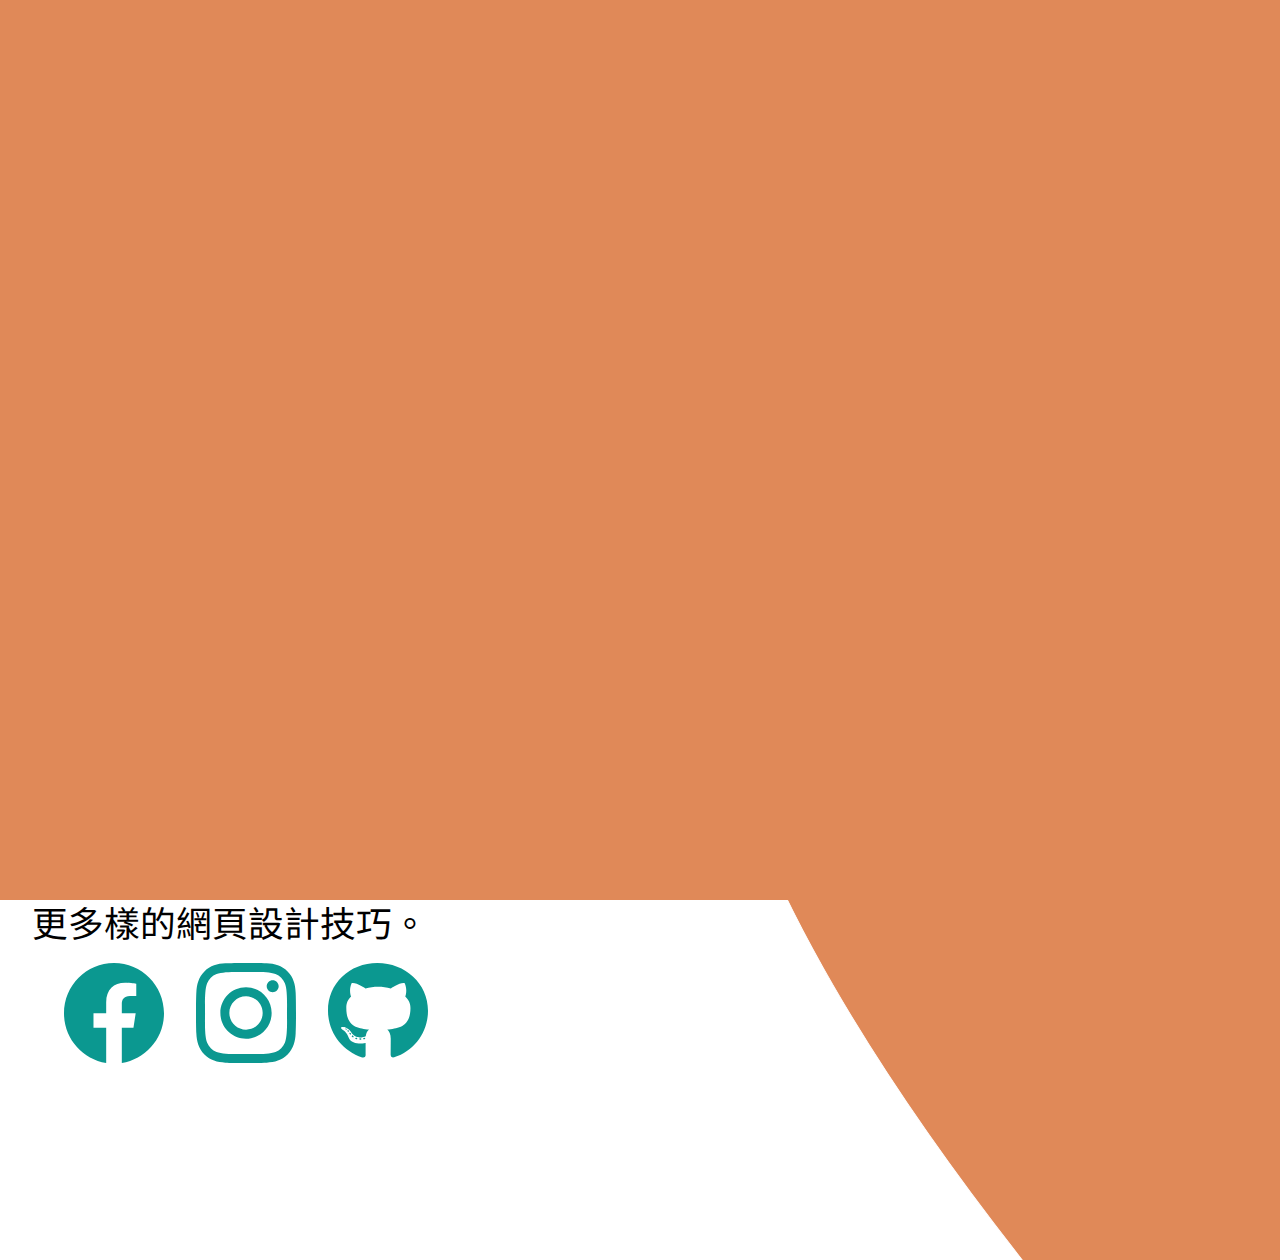
<file: index.html>
<!DOCTYPE html>
<html lang="zh-Hant">

<head>
    <meta charset="UTF-8">
    <meta http-equiv="X-UA-Compatible" content="IE=edge">
    <meta name="viewport" content="width=device-width, initial-scale=1.0">
    <meta name="author" content="Jimmy Hsu">
    <meta name="description" content="Jimmy's ProfilePage">
    <title>首頁｜Jimmy的個人網站</title>
    <!-- google font -->
    <link rel="preconnect" href="https://fonts.googleapis.com">
    <link rel="preconnect" href="https://fonts.gstatic.com" crossorigin>
    <link href="https://fonts.googleapis.com/css2?family=Noto+Sans+TC&display=swap" rel="stylesheet">
    <link rel="stylesheet" href="./style/animation.css">
    <link rel="stylesheet" href="./style/style.css">
</head>

<body>
    <div class="animation">
        <div class="logo">
            <svg width="62" height="103" viewBox="0 0 62 103" fill="none" xmlns="http://www.w3.org/2000/svg">
                <path
                    d="M45.8097 2.59091H43.3097V5.09091V70.0767C43.3097 73.5851 42.7556 76.3916 41.7581 78.5859L41.7528 78.5978C40.7881 80.7497 39.4287 82.2913 37.6875 83.336C35.9349 84.3876 33.7092 84.9773 30.8949 84.9773C28.3378 84.9773 26.1526 84.5042 24.2858 83.6199C22.409 82.7309 20.9924 81.5346 19.9617 80.0426C18.9986 78.5786 18.4801 76.8274 18.4801 74.6932V72.1932H15.9801H5.14914H2.64914V74.6932C2.64914 79.7522 3.86324 84.2563 6.38979 88.0967C8.87711 91.8774 12.2887 94.7766 16.553 96.7949L16.5601 96.7982L16.5672 96.8015C20.8239 98.7837 25.6176 99.7429 30.8949 99.7429C36.4977 99.7429 41.495 98.6237 45.8024 96.2892C50.1322 93.9425 53.4834 90.4962 55.8351 86.0213C58.1979 81.5255 59.3182 76.1767 59.3182 70.0767V5.09091V2.59091H56.8182H45.8097Z"
                    stroke="white" stroke-width="2" class="thePath" id="first" />
            </svg>
            <svg width="26" height="104" viewBox="0 0 26 104" fill="none" xmlns="http://www.w3.org/2000/svg">
                <path
                    d="M5.08808 99V101.5H7.58808H18.0639H20.5639V99V30.8182V28.3182H18.0639H7.58808H5.08808V30.8182V99ZM5.90191 19.1725L5.91101 19.1812L5.92019 19.1898C7.86629 21.0192 10.2405 21.9545 12.9148 21.9545C15.5858 21.9545 17.9519 21.0208 19.8742 19.1812C21.8281 17.3403 22.8722 15.0214 22.8722 12.3523C22.8722 9.68318 21.8281 7.36421 19.8742 5.52339C17.9519 3.68376 15.5858 2.75 12.9148 2.75C10.2405 2.75 7.8663 3.68539 5.9202 5.51472L5.91101 5.52336L5.9019 5.53209C3.97623 7.37917 2.9574 9.6963 2.9574 12.3523C2.9574 15.0082 3.97623 17.3254 5.90191 19.1725Z"
                    stroke="white" stroke-width="2" class="thePath" id="second" />
            </svg>
            <svg width="101" height="80" viewBox="0 0 101 80" fill="none" xmlns="http://www.w3.org/2000/svg">
                <path
                    d="M3.08807 75V77.5H5.58807H16.0639H18.5639V75V32.3864C18.5639 29.4072 19.1932 26.8952 20.3753 24.7754C21.6329 22.5441 23.2386 20.8549 25.1882 19.6442C27.169 18.4323 29.2615 17.8409 31.5114 17.8409C34.9325 17.8409 37.5238 18.8555 39.5079 20.7463L39.5135 20.7516L39.5192 20.7569C41.4687 22.5918 42.5057 25.0222 42.5057 28.3025V75V77.5H45.0057H55.6591H58.1591V75V30.6108C58.1591 26.7386 59.2976 23.7291 61.4518 21.3812L61.4519 21.3812L61.4604 21.3718C63.5168 19.1075 66.4919 17.8409 70.7514 17.8409C73.9598 17.8409 76.6472 18.7567 78.929 20.5478C80.8464 22.0529 82.1009 24.7532 82.1009 29.3679V75V77.5H84.6009H95.0767H97.5767V75V29.3679C97.5767 20.9999 95.558 14.3166 91.0135 9.87293C86.6114 5.53936 80.9677 3.43039 74.3026 3.43039C69.0591 3.43039 64.4088 4.56073 60.4584 6.93576C57.6997 8.57338 55.4092 10.6342 53.6088 13.1095C51.972 10.6168 49.943 8.54264 47.5138 6.9209C44.0206 4.5385 39.7579 3.43039 34.885 3.43039C30.0557 3.43039 25.7654 4.54492 22.1291 6.88765C20.6568 7.82417 19.3496 8.91612 18.2088 10.1575V6.81817V4.31817H15.7088H5.58807H3.08807V6.81817V75Z"
                    stroke="white" stroke-width="2" class="thePath" id="third" />
            </svg>
            <svg width="101" height="80" viewBox="0 0 101 80" fill="none" xmlns="http://www.w3.org/2000/svg">
                <path
                    d="M3.08807 75V77.5H5.58807H16.0639H18.5639V75V32.3864C18.5639 29.4072 19.1932 26.8952 20.3753 24.7754C21.6329 22.5441 23.2386 20.8549 25.1882 19.6442C27.169 18.4323 29.2615 17.8409 31.5114 17.8409C34.9325 17.8409 37.5238 18.8555 39.5079 20.7463L39.5135 20.7516L39.5192 20.7569C41.4687 22.5918 42.5057 25.0222 42.5057 28.3025V75V77.5H45.0057H55.6591H58.1591V75V30.6108C58.1591 26.7386 59.2976 23.7291 61.4518 21.3812L61.4519 21.3812L61.4604 21.3718C63.5168 19.1075 66.4919 17.8409 70.7514 17.8409C73.9598 17.8409 76.6472 18.7567 78.929 20.5478C80.8464 22.0529 82.1009 24.7532 82.1009 29.3679V75V77.5H84.6009H95.0767H97.5767V75V29.3679C97.5767 20.9999 95.558 14.3166 91.0135 9.87293C86.6114 5.53936 80.9677 3.43039 74.3026 3.43039C69.0591 3.43039 64.4088 4.56073 60.4584 6.93576C57.6997 8.57338 55.4092 10.6342 53.6088 13.1095C51.972 10.6168 49.943 8.54264 47.5138 6.9209C44.0206 4.5385 39.7579 3.43039 34.885 3.43039C30.0557 3.43039 25.7654 4.54492 22.1291 6.88765C20.6568 7.82417 19.3496 8.91612 18.2088 10.1575V6.81817V4.31817H15.7088H5.58807H3.08807V6.81817V75Z"
                    stroke="white" stroke-width="2" class="thePath" id="fourth" />
            </svg>
            <svg width="76" height="105" viewBox="0 0 76 105" fill="none" xmlns="http://www.w3.org/2000/svg"
                style="margin-top: 1.75rem; position:absolute;">
                <path
                    d="M9.29821 97.6324L8.72167 99.6311L10.5822 100.561C11.4494 100.995 12.7084 101.309 14.0909 101.575C15.682 101.911 17.4361 102.068 19.3352 102.068C22.7989 102.068 25.9935 101.452 28.873 100.166C31.8013 98.8712 34.3389 96.8904 36.4859 94.2828C38.6285 91.7101 40.3678 88.532 41.744 84.8102L70.6852 6.68664L71.9331 3.31818H68.3409H56.9773H55.1975L54.615 4.99987L37.8011 53.538L20.9873 4.99987L20.4047 3.31818H18.625H7.26135H3.67786L4.91508 6.68131L29.8111 74.3565L28.1748 78.8194C26.952 82.1465 25.7 84.2524 24.5366 85.4158L24.5196 85.4328L24.5029 85.4501C23.3615 86.6363 22.1717 87.1958 20.8844 87.3128C19.2931 87.4575 17.3399 87.2732 14.9832 86.6703L12.6337 86.0693L11.9616 88.3994L9.29821 97.6324Z"
                    stroke="white" stroke-width="2" style="margin-top: 2rem;" class="thePath" id="fifth" />
            </svg>
            <svg width="81" height="101" viewBox="0 0 81 101" fill="none" xmlns="http://www.w3.org/2000/svg"
                style="margin-left: 7rem;">
                <path
                    d="M2.50851 96V98.5H5.00851H16.017H18.517V96V57.8395H61.9901V96V98.5H64.4901H75.4986H77.9986V96V5.09091V2.59091H75.4986H64.4901H61.9901V5.09091V43.0739H18.517V5.09091V2.59091H16.017H5.00851H2.50851V5.09091V96Z"
                    stroke="white" stroke-width="2" class="thePath" id="sixth" />
            </svg>
            <svg width="65" height="82" viewBox="0 0 65 82" fill="none" xmlns="http://www.w3.org/2000/svg">
                <path
                    d="M58.5643 24.4936L61.0876 23.7794L60.2538 21.2932C58.4761 15.9925 55.44 11.6627 51.1479 8.38502C46.7221 4.98218 40.8213 3.43039 33.7358 3.43039C28.6457 3.43039 24.0001 4.32687 19.8459 6.17678L19.8459 6.17677L19.8393 6.17976C15.7372 8.02086 12.4054 10.599 9.9311 13.9426L9.92627 13.9491L9.92149 13.9556C7.43255 17.3652 6.20029 21.2905 6.20029 25.6392C6.20029 30.9044 7.84277 35.4522 11.2148 39.0995L11.2231 39.1085L11.2315 39.1174C14.6253 42.7169 19.7389 45.176 26.2346 46.7153L26.2406 46.7167L37.6042 49.3801L37.608 49.3809C40.8077 50.1257 42.8561 51.1893 44.0579 52.3696L44.0661 52.3776L44.0743 52.3855C45.2275 53.4975 45.7955 54.8238 45.7955 56.5341C45.7955 58.4804 44.8925 60.3062 42.4807 62.0542C40.1707 63.7205 36.8665 64.6875 32.3154 64.6875C28.3712 64.6875 25.4366 63.845 23.3075 62.3803C21.2528 60.9469 19.7587 58.7522 18.9335 55.5543L18.3135 53.1518L15.9065 53.7536L5.96327 56.2394L3.63017 56.8227L4.12258 59.1766C5.45814 65.5613 8.69036 70.5629 13.845 73.977C18.91 77.3318 25.1806 78.9204 32.4929 78.9204C38.0673 78.9204 43.0716 77.986 47.4465 76.0416C51.7807 74.1153 55.2609 71.4309 57.776 67.9459C60.343 64.4304 61.6264 60.4212 61.6264 56.0014C61.6264 50.6676 59.9313 46.1167 56.4235 42.572C52.9889 39.0718 47.9541 36.6474 41.6085 35.1068C41.6074 35.1066 41.6064 35.1063 41.6053 35.106L31.5012 32.6243C31.4996 32.6239 31.4979 32.6235 31.4963 32.6231C27.6083 31.6507 25.0564 30.5019 23.5751 29.3215C22.3261 28.3262 21.6761 27.0154 21.6761 25.1065C21.6761 23.1252 22.5369 21.434 24.7216 19.9305L24.7262 19.9274C27.0012 18.3542 29.9513 17.4858 33.7358 17.4858C36.5403 17.4858 38.6231 17.9385 40.1195 18.6867C41.7792 19.5165 42.993 20.5238 43.8493 21.673L43.8658 21.6951L43.8828 21.7169C44.9003 23.0214 45.641 24.3275 46.134 25.6341L46.9446 27.7822L49.1538 27.1569L58.5643 24.4936Z"
                    stroke="white" stroke-width="2" class="thePath" id="seventh" />
            </svg>
            <svg width="65" height="80" viewBox="0 0 65 80" fill="none" xmlns="http://www.w3.org/2000/svg">
                <path
                    d="M48.5568 3.31818H46.0568V5.81818V46.1236C46.0568 50.0253 45.205 53.006 43.6905 55.2417L43.6853 55.2494L43.6802 55.2571C42.0678 57.6757 40.1152 59.404 37.8259 60.5238L37.8162 60.5286C35.4148 61.716 33.1434 62.267 30.9787 62.267C27.2659 62.267 24.3585 61.0349 22.0534 58.6109C19.8035 56.2146 18.5639 52.9142 18.5639 48.4318V5.81818V3.31818H16.0639H5.58807H3.08807V5.81818V49.142C3.08807 55.1957 4.07384 60.4153 6.18944 64.6796L6.19291 64.6866C8.28249 68.8657 11.212 72.0966 15.0011 74.2619L15.0085 74.2661L15.0158 74.2702C18.7479 76.3695 22.9672 77.3878 27.6051 77.3878C33.1452 77.3878 37.947 76.0943 41.8372 73.3302L41.8431 73.326L41.849 73.3218C43.418 72.1932 44.8226 70.9533 46.0568 69.6021V74V76.5H48.5568H59.0327H61.5327V74V5.81818V3.31818H59.0327H48.5568Z"
                    stroke="white" stroke-width="2" class="thePath" id="eighth" />
            </svg>
            <br>
            <svg width="126" height="128" viewBox="0 0 126 128" fill="none" xmlns="http://www.w3.org/2000/svg" style="margin-top: 2rem;">
                <path
                    d="M68.1082 29.1793C70.0209 33.2916 71.8398 38.5841 72.8109 42.75H68.875H66.625V23.875H74.8866L69.5404 25.7684L66.9487 26.6863L68.1082 29.1793ZM66.625 63.25V55.125H68.875H80.875V63.25H67.875H66.625ZM67.875 75.625H70.625V90.75C70.625 95.224 71.0675 99.1087 73.3374 101.753C75.7122 104.52 79.4467 105.25 84 105.25H84.0096H84.0195H84.0295H84.0398H84.0502H84.0609H84.0717H84.0828H84.0941H84.1055H84.1172H84.1291H84.1411H84.1534H84.1659H84.1786H84.1914H84.2045H84.2177H84.2312H84.2448H84.2586H84.2726H84.2869H84.3013H84.3158H84.3306H84.3456H84.3607H84.3761H84.3916H84.4073H84.4232H84.4393H84.4556H84.472H84.4886H84.5054H84.5224H84.5395H84.5569H84.5744H84.5921H84.6099H84.628H84.6462H84.6646H84.6831H84.7018H84.7207H84.7398H84.759H84.7784H84.798H84.8177H84.8376H84.8577H84.8779H84.8983H84.9189H84.9396H84.9605H84.9815H85.0027H85.024H85.0456H85.0672H85.0891H85.111H85.1332H85.1554H85.1779H85.2005H85.2232H85.2461H85.2692H85.2924H85.3157H85.3392H85.3628H85.3866H85.4105H85.4346H85.4588H85.4832H85.5077H85.5323H85.5571H85.582H85.6071H85.6323H85.6576H85.6831H85.7087H85.7344H85.7603H85.7863H85.8124H85.8387H85.8651H85.8916H85.9183H85.9451H85.972H85.9991H86.0262H86.0535H86.0809H86.1085H86.1362H86.1639H86.1919H86.2199H86.248H86.2763H86.3047H86.3332H86.3618H86.3906H86.4194H86.4484H86.4775H86.5067H86.536H86.5654H86.5949H86.6246H86.6543H86.6842H86.7141H86.7442H86.7744H86.8046H86.835H86.8655H86.8961H86.9268H86.9576H86.9885H87.0195H87.0505H87.0817H87.113H87.1444H87.1759H87.2074H87.2391H87.2709H87.3027H87.3346H87.3667H87.3988H87.431H87.4633H87.4957H87.5282H87.5607H87.5934H87.6261H87.6589H87.6918H87.7248H87.7578H87.791H87.8242H87.8575H87.8909H87.9243H87.9578H87.9914H88.0251H88.0589H88.0927H88.1266H88.1606H88.1946H88.2287H88.2629H88.2972H88.3315H88.3659H88.4003H88.4348H88.4694H88.5041H88.5388H88.5735H88.6084H88.6433H88.6782H88.7132H88.7483H88.7834H88.8186H88.8539H88.8891H88.9245H88.9599H88.9954H89.0309H89.0664H89.102H89.1377H89.1734H89.2092H89.245H89.2808H89.3167H89.3527H89.3886H89.4247H89.4607H89.4969H89.533H89.5692H89.6054H89.6417H89.678H89.7144H89.7508H89.7872H89.8236H89.8601H89.8966H89.9332H89.9698H90.0064H90.043H90.0797H90.1164H90.1532H90.1899H90.2267H90.2635H90.3003H90.3372H90.3741H90.411H90.4479H90.4849H90.5218H90.5588H90.5958H90.6328H90.6699H90.7069H90.744H90.7811H90.8182H90.8553H90.8924H90.9295H90.9667H91.0038H91.041H91.0781H91.1153H91.1525H91.1897H91.2269H91.2641H91.3013H91.3385H91.3757H91.4129H91.4501H91.4873H91.5245H91.5617H91.5989H91.636H91.6732H91.7104H91.7476H91.7848H91.8219H91.8591H91.8962H91.9333H91.9705H92.0076H92.0447H92.0817H92.1188H92.1559H92.1929H92.2299H92.2669H92.3039H92.3409H92.3778H92.4148H92.4517H92.4886H92.5254H92.5623H92.5991H92.6359H92.6726H92.7094H92.7461H92.7828H92.8194H92.856H92.8926H92.9292H92.9657H93.0022H93.0387H93.0751H93.1115H93.1478H93.1841H93.2204H93.2567H93.2929H93.329H93.3651H93.4012H93.4373H93.4733H93.5092H93.5451H93.581H93.6168H93.6525H93.6883H93.7239H93.7595H93.7951H93.8306H93.8661H93.9015H93.9369H93.9722H94.0074H94.0426H94.0777H94.1128H94.1478H94.1828H94.2177H94.2525H94.2873H94.322H94.3567H94.3913H94.4258H94.4603H94.4947H94.529H94.5633H94.5975H94.6316H94.6656H94.6996H94.7335H94.7674H94.8011H94.8348H94.8684H94.902H94.9354H94.9688H95.0021H95.0354H95.0685H95.1016H95.1346H95.1675H95.2003H95.233H95.2657H95.2983H95.3308H95.3632H95.3955H95.4277H95.4598H95.4919H95.5238H95.5557H95.5875H95.6191H95.6507H95.6822H95.7136H95.7449H95.7761H95.8072H95.8382H95.8691H95.8999H95.9306H95.9612H95.9917H96.0221H96.0524H96.0826H96.1127H96.1427H96.1726H96.2023H96.232H96.2615H96.291H96.3203H96.3495H96.3786H96.4076H96.4365H96.4652H96.4939H96.5224H96.5508H96.5791H96.6072H96.6353H96.6632H96.691H96.7187H96.7463H96.7737H96.801H96.8282H96.8553H96.8822H96.909H96.9357H96.9623H96.9887H97.015H97.0411H97.0672H97.0931H97.1188H97.1445H97.17H97.1953H97.2205H97.2456H97.2705H97.2953H97.32H97.3445H97.3689H97.3931H97.4172H97.4412H97.465H97.4886H97.5122H97.5355H97.5587H97.5818H97.6047H97.6275H97.6501H97.6726H97.6949H97.717H97.739H97.7609H97.7826H97.8041H97.8255H97.8467H97.8678H97.8887H97.9094H97.93H97.9504H97.9707H97.9908H98.0107H98.0304H98.05H98.0695H98.0887H98.1078H98.1267H98.1455H98.1641H98.1825H98.2007H98.2188H98.2367H98.2544H98.2719H98.2893H98.3065H98.3235H98.3403H98.3569H98.3734H98.3897H98.4058H98.4217H98.4375H98.453H98.4684H98.4836H98.4986H98.5134H98.528H98.5424H98.5567H98.5707H98.5846H98.5982H98.6117H98.625H98.6715C100.138 105.25 101.669 105.25 103.041 105.167C104.381 105.087 105.831 104.917 107.022 104.458L108.864 103.75L108.603 101.795C108.486 100.92 108.366 99.6336 108.24 98.2424C108.229 98.1258 108.218 98.0084 108.208 97.8907C108.094 96.6387 107.977 95.342 107.858 94.3329L107.532 91.5616L104.813 92.189C103.504 92.491 100.402 92.625 98.5 92.625H98.4875H98.4747H98.4618H98.4487H98.4355H98.422H98.4084H98.3946H98.3806H98.3665H98.3521H98.3376H98.3229H98.3081H98.293H98.2778H98.2625H98.2469H98.2312H98.2153H98.1993H98.183H98.1666H98.1501H98.1334H98.1165H98.0994H98.0822H98.0648H98.0473H98.0296H98.0117H97.9937H97.9755H97.9571H97.9386H97.92H97.9012H97.8822H97.863H97.8438H97.8243H97.8047H97.785H97.7651H97.745H97.7248H97.7045H97.684H97.6634H97.6426H97.6216H97.6005H97.5793H97.5579H97.5364H97.5147H97.4929H97.471H97.4489H97.4267H97.4043H97.3818H97.3591H97.3363H97.3134H97.2904H97.2672H97.2439H97.2204H97.1968H97.1731H97.1492H97.1252H97.1011H97.0768H97.0525H97.0279H97.0033H96.9785H96.9536H96.9286H96.9035H96.8782H96.8528H96.8273H96.8017H96.7759H96.75H96.7241H96.6979H96.6717H96.6453H96.6189H96.5923H96.5656H96.5388H96.5118H96.4848H96.4576H96.4304H96.403H96.3755H96.3479H96.3202H96.2924H96.2644H96.2364H96.2083H96.18H96.1517H96.1232H96.0947H96.066H96.0372H96.0084H95.9794H95.9503H95.9212H95.8919H95.8625H95.8331H95.8035H95.7739H95.7441H95.7143H95.6843H95.6543H95.6242H95.594H95.5637H95.5333H95.5028H95.4722H95.4416H95.4108H95.38H95.3491H95.3181H95.287H95.2558H95.2245H95.1932H95.1618H95.1303H95.0987H95.067H95.0353H95.0035H94.9716H94.9396H94.9076H94.8754H94.8432H94.811H94.7786H94.7462H94.7137H94.6812H94.6485H94.6158H94.5831H94.5502H94.5173H94.4844H94.4513H94.4182H94.3851H94.3518H94.3185H94.2852H94.2518H94.2183H94.1847H94.1511H94.1175H94.0838H94.05H94.0162H93.9823H93.9483H93.9143H93.8803H93.8462H93.812H93.7778H93.7436H93.7093H93.6749H93.6405H93.606H93.5715H93.537H93.5024H93.4678H93.4331H93.3983H93.3636H93.3287H93.2939H93.259H93.224H93.1891H93.1541H93.119H93.0839H93.0488H93.0136H92.9784H92.9432H92.9079H92.8726H92.8372H92.8019H92.7665H92.731H92.6956H92.6601H92.6246H92.589H92.5534H92.5178H92.4822H92.4466H92.4109H92.3752H92.3395H92.3037H92.268H92.2322H92.1964H92.1606H92.1247H92.0889H92.053H92.0171H91.9812H91.9453H91.9093H91.8734H91.8374H91.8014H91.7654H91.7294H91.6934H91.6574H91.6214H91.5854H91.5493H91.5133H91.4772H91.4411H91.4051H91.369H91.333H91.2969H91.2608H91.2247H91.1887H91.1526H91.1165H91.0805H91.0444H91.0083H90.9723H90.9362H90.9002H90.8641H90.8281H90.7921H90.756H90.72H90.684H90.648H90.6121H90.5761H90.5402H90.5042H90.4683H90.4324H90.3965H90.3606H90.3248H90.2889H90.2531H90.2173H90.1815H90.1457H90.11H90.0743H90.0386H90.0029H89.9672H89.9316H89.896H89.8604H89.8249H89.7894H89.7539H89.7184H89.683H89.6476H89.6122H89.5769H89.5416H89.5063H89.4711H89.4358H89.4007H89.3655H89.3305H89.2954H89.2604H89.2254H89.1905H89.1555H89.1207H89.0859H89.0511H89.0164H88.9817H88.947H88.9124H88.8779H88.8434H88.8089H88.7745H88.7402H88.7058H88.6716H88.6374H88.6032H88.5691H88.5351H88.5011H88.4671H88.4332H88.3994H88.3656H88.3319H88.2982H88.2646H88.2311H88.1976H88.1642H88.1309H88.0976H88.0643H88.0312H87.9981H87.965H87.932H87.8991H87.8663H87.8335H87.8008H87.7682H87.7356H87.7031H87.6707H87.6384H87.6061H87.5739H87.5418H87.5097H87.4778H87.4459H87.414H87.3823H87.3506H87.3191H87.2876H87.2561H87.2248H87.1935H87.1624H87.1313H87.1003H87.0693H87.0385H87.0077H86.9771H86.9465H86.916H86.8856H86.8553H86.8251H86.795H86.7649H86.735H86.7052H86.6754H86.6458H86.6162H86.5867H86.5574H86.5281H86.4989H86.4699H86.4409H86.412H86.3833H86.3546H86.326H86.2976H86.2692H86.241H86.2128H86.1848H86.1568H86.129H86.1013H86.0737H86.0462H86.0188H85.9916H85.9644H85.9373H85.9104H85.8836H85.8569H85.8303H85.8038H85.7775H85.7512H85.7251H85.6991H85.6732H85.6475H85.6218H85.5963H85.5709H85.5456H85.5205H85.4955H85.4706H85.4458H85.4212H85.3967H85.3723H85.348H85.3239H85.2999H85.276H85.2523H85.2287H85.2052H85.1819H85.1587H85.1356H85.1127H85.0899H85.0673H85.0447H85.0224H85.0001H84.9781H84.9561H84.9343H84.9126H84.8911H84.8697H84.8485H84.8274H84.8064H84.7856H84.765H84.7445H84.7241H84.7039H84.6839H84.664H84.6442H84.6246H84.6052H84.5859H84.5668H84.5478H84.529H84.5103H84.4918H84.4734H84.4552H84.4372H84.4193H84.4016H84.3841H84.3667H84.3495H84.3324H84.3155H84.2988H84.2822H84.2658H84.2496H84.2335H84.2176H84.2019H84.1864H84.171H84.1558H84.1407H84.1259H84.1112H84.0967H84.0823H84.0682H84.0542H84.0404H84.0267H84.0133H84C83.9367 92.625 83.8801 92.624 83.8295 92.6222C83.8278 92.6102 83.8261 92.5977 83.8245 92.5849C83.7741 92.2009 83.75 91.6613 83.75 90.875V75.625H107.875H109.5V111.376C109.205 111.377 108.832 111.381 108.395 111.385C105.955 111.409 101.483 111.452 96.986 111.252L92.8383 111.068L94.6157 114.82C95.6742 117.055 96.8069 120.526 97.0153 122.401L97.2624 124.625H99.5C103.573 124.625 107.03 124.563 109.9 124.336C112.745 124.111 115.185 123.713 117.147 122.958L117.207 122.935L117.265 122.91C119.399 121.961 121.001 120.573 121.972 118.471C122.878 116.511 123.125 114.157 123.125 111.5V13V10.5H120.625H118H115.5H112H109.5H55.625H53.125V13V23.5137L51.4204 22.729L43.5454 19.1041L41.3876 18.1108L40.2854 20.215C37.2366 26.0355 33.2219 32.9427 28.8902 39.7796C27.8445 38.4592 26.7079 37.1071 25.5146 35.7535C29.9886 28.7586 34.9324 19.2623 38.9739 11.392L40.252 8.90317L37.6356 7.91211L29.3856 4.7871L27.0783 3.91313L26.174 6.20869C23.8586 12.0863 20.19 20.0231 16.6734 26.6516C16.1714 26.1809 15.6729 25.7209 15.18 25.2736L13.2488 23.5213L11.5794 25.5245L6.57945 31.5245L5.08941 33.3126L6.76655 34.9264C11.9054 39.8714 17.4846 46.2572 21.0716 51.5044C19.0579 54.3613 17.057 57.067 15.128 59.5162C12.3533 59.6477 9.75635 59.7686 7.38518 59.8776L4.6988 60.0012L5.01763 62.6714L6.01763 71.0464L6.29873 73.4006L8.66448 73.2446C13.5269 72.924 19.0886 72.5783 25.0287 72.2092C25.2686 72.1943 25.509 72.1793 25.75 72.1643V122V124.5H28.25H36.5H39V122V82.2801C41.7474 89.2087 44.0871 97.864 44.7685 103.429L45.1323 106.4L47.991 105.513L53.125 103.919V122.25V124.75H55.625H64.125H66.625V122.25V75.625H67.875ZM107.875 63.25H94V55.125H107.125H109.5V63.25H107.875ZM109.5 23.875V42.75H107.125H101.633C102.855 40.2197 104.152 37.3756 105.436 34.5589C106.354 32.5462 107.265 30.5475 108.138 28.6873L109.339 26.1297L106.654 25.2494L102.462 23.875H109.5ZM89.3452 42.4741L89.221 42.75H84.847L84.841 42.714C84.0447 37.9362 81.5784 30.4276 78.5795 24.8209L78.0735 23.875H95.9893L95.828 24.5054C94.4988 29.7015 91.5558 37.5616 89.3452 42.4741ZM53.125 25.3115V57.6699C51.1072 53.5615 48.8011 49.4237 46.4842 45.7828L45.3459 43.9941L43.3953 44.8249L39.161 46.6285C43.9481 39.7152 48.5869 32.612 52.4982 26.3198L53.125 25.3115ZM39 78.2129V71.3329C40.9461 71.2087 42.9051 71.0825 44.8676 70.9541C45.5083 72.7373 46.0406 74.4132 46.4353 75.9147L40.1367 77.8615L39 78.2129ZM53.125 85.1037C52.3587 82.8195 51.5143 80.5615 50.6154 78.4423L53.125 77.2938V85.1037ZM35.6692 51.5978C36.9295 53.6966 38.1764 55.9728 39.3585 58.3079C36.3239 58.4676 33.333 58.6215 30.4205 58.7685C32.1525 56.4679 33.9114 54.0615 35.6692 51.5978ZM15.43 76.0373L12.8485 75.5865L12.5197 78.1864C11.1512 89.0107 8.81631 99.8827 5.03613 107.089L3.81946 109.408L6.19279 110.515C6.64356 110.726 7.12067 110.943 7.62883 111.174C8.32024 111.488 9.06913 111.829 9.88738 112.215C11.2714 112.867 12.4166 113.449 12.9883 113.83L15.3446 115.401L16.6111 112.868C20.7934 104.503 23.7139 92.1841 25.3519 80.214L25.6786 77.8267L23.305 77.4123L15.43 76.0373Z"
                    stroke="white" stroke-width="2" class="thePath" id="ninth" />
            </svg>
            <svg width="134" height="121" viewBox="0 0 134 121" fill="none" xmlns="http://www.w3.org/2000/svg">
                <path
                    d="M109.875 23.125H72.4522C73.1367 21.0334 73.8284 18.8372 74.5089 16.625H119.5H122V14.125V5.49999V2.99999H119.5H15.125H12.625V5.49999V14.125V16.625H15.125H58.9004C58.4419 18.8131 57.9218 21.04 57.381 23.125H27H24.5V25.625V89.375V91.875H27H43.1928C34.1997 96.5589 20.9507 101.389 9.97667 104.336L5.64715 105.498L8.91159 108.571C10.9302 110.47 13.7097 113.613 15.125 115.5L16.1519 116.869L17.7999 116.407C31.3068 112.62 48.5403 105.919 59.6756 99.135L62.8936 97.1746L59.8365 94.9717L55.539 91.875H79.2867L75.0529 95.7893L71.9752 98.6347L75.9413 99.9906C90.4501 104.951 105.19 111.52 113.921 116.316L115.313 117.081L116.597 116.146L125.347 109.771L128.668 107.351L124.993 105.514C116.866 101.45 104.521 96.3026 92.1408 91.875H109.875H112.375V89.375V25.625V23.125H109.875ZM39.25 35.625H97.375V41.875H39.25V35.625ZM39.25 54.125H97.375V60.625H39.25V54.125ZM39.25 72.875H97.375V79.375H39.25V72.875Z"
                    stroke="white" stroke-width="2" class="thePath" id="tenth" />
            </svg>
            <svg width="123" height="127" viewBox="0 0 123 127" fill="none" xmlns="http://www.w3.org/2000/svg">
                <path
                    d="M5.625 24.25H3.125V26.75V35.5V38H5.625H117.375H119.875V35.5V26.75V24.25H117.375H92.9194C95.8094 19.9778 98.7381 15.3694 101.382 11.0564L103.039 8.3526L100.023 7.37242L90.0227 4.12242L87.9132 3.43683L86.9813 5.44969C84.4213 10.9793 80.1263 18.5131 76.2239 24.25H48.7841L48.3725 23.4051C45.8635 18.255 40.456 10.6854 35.4768 5.19546L34.3345 3.93605L32.7435 4.53558L24.1185 7.78557L20.726 9.0639L23.1267 11.7805C26.3879 15.4708 29.7983 20.2198 32.1833 24.25H5.625ZM24.875 121.375V96.875H47.625V110.886C45.9354 110.996 40.3801 110.998 34.2249 110.752L29.894 110.579L31.9127 114.414C33.0882 116.648 34.364 119.927 34.8036 122.015L35.2215 124H37.25H37.3272C41.5143 124 45.0817 124 48.023 123.807C50.9498 123.615 53.5249 123.221 55.6253 122.291C57.7811 121.364 59.439 120.011 60.4761 117.982C61.4625 116.052 61.75 113.768 61.75 111.25V46.625V44.125H59.25H55.625H53.125H50.125H47.625H13.5H11V46.625V121.375V123.875H13.5H22.375H24.875V121.375ZM24.875 84.5V76.875H47.625V84.5H24.875ZM24.875 57.25H47.625V64.5H24.875V57.25ZM74.375 45.25H71.875V47.75V99.125V101.625H74.375H83.25H85.75V99.125V47.75V45.25H83.25H74.375ZM99.75 41.5H97.25V44V110.233C97.1677 110.241 97.076 110.248 96.9741 110.255C94.9692 110.372 88.324 110.376 80.7069 110.126L76.3184 109.982L78.4345 113.83C79.701 116.133 81.1041 119.893 81.5485 122.115L81.9505 124.125H84C88.8809 124.125 92.9578 124.063 96.3196 123.822C99.66 123.582 102.456 123.156 104.711 122.356L104.744 122.344L104.777 122.331C107.13 121.421 108.964 120.041 110.108 117.842C111.187 115.769 111.5 113.247 111.5 110.375V44V41.5H109H99.75Z"
                    stroke="white" stroke-width="2" class="thePath" id="eleventh" />
            </svg>
            <svg width="128" height="126" viewBox="0 0 128 126" fill="none" xmlns="http://www.w3.org/2000/svg">
                <path
                    d="M50.125 47.875H47.9609C48.1344 46.8213 48.3035 45.7869 48.4677 44.7757L48.8499 42.4219L46.5168 41.929L43.3028 41.25H48.875H51.375V38.75V30.125V27.625H48.875H36.125V6.625V4.125H33.625H25.125H22.625V6.625V27.625H9.375H6.875V30.125V38.75V41.25H9.375H18.4361L11.7002 42.4114L9.15567 42.8501L9.67636 45.3791C12.2775 58.0131 14.25 74.4636 14.25 85.25V88.1855L17.1481 87.7181L24.8981 86.4681L27.0243 86.1252L26.9998 83.9716C26.8725 72.7621 24.7191 56.0859 21.8149 43.0802L21.4062 41.25H34.7181L34.6332 42.298C33.5165 56.0701 30.5331 75.9451 27.8158 87.5553L27.7913 87.66C19.8138 89.3876 12.4624 90.9363 6.54091 92.0425L3.9472 92.5271L4.57083 95.0909L6.82083 104.341L7.40967 106.762L9.83247 106.181C10.6737 105.98 11.5335 105.774 12.4104 105.564C23.7231 102.855 37.8715 99.4672 51.5 95.9607V119.875V122.375H54H62.5H65V119.875V81.125H71V118.625V121.125H73.5H81H83.5V118.625V81.125H90V118.375V120.875H92.5H100.125H102.625V120.342C102.637 120.408 102.648 120.472 102.659 120.536L103.007 122.625H105.125H105.229C107.956 122.625 110.34 122.625 112.383 122.426C114.453 122.224 116.357 121.804 118.115 120.864C119.913 120.03 121.134 118.708 121.829 116.923C122.475 115.265 122.625 113.312 122.625 111.25V70.5V68H120.125H118.75H116.25H111.625H109.125H90.8662C91.2506 66.7859 91.6397 65.54 92.0316 64.285C92.3339 63.317 92.6378 62.3436 92.9427 61.375H122.75H125.25V58.875V50.375V47.875H122.75H50.125ZM41.077 84.7593C43.3615 74.611 45.7261 61.3273 47.625 49.9051V50.375V58.875V61.375H50.125H77.6686C77.2632 63.6098 76.8152 65.8777 76.3553 68H54H51.5V70.5V82.4854L50.5947 82.6819C47.4231 83.3703 44.2364 84.0674 41.077 84.7593ZM102.625 110.128V81.125H109.125V110.195C107.848 110.239 105.471 110.225 102.625 110.128ZM110.333 110.121C110.333 110.122 110.324 110.123 110.303 110.124C110.322 110.121 110.332 110.121 110.333 110.121ZM81.5 2.75H79V5.25V30.25H66.75V11.375V8.875H64.25H55.5H53V11.375V41V43.5H55.5H118.5H121V41V11.375V8.875H118.5H109.5H107V11.375V30.25H93V5.25V2.75H90.5H81.5Z"
                    stroke="white" stroke-width="2" class="thePath" id="twelfth" />
            </svg>
            <svg width="123" height="102" viewBox="0 0 123 102" fill="none" xmlns="http://www.w3.org/2000/svg">
                <path
                    d="M12 2.625H9.5V5.125V14.875V17.375H12H53.375V84.625H5.375H2.875V87.125V96.5V99H5.375H117.75H120.25V96.5V87.125V84.625H117.75H68.875V17.375H111.5H114V14.875V5.125V2.625H111.5H12Z"
                    stroke="white" stroke-width="2" class="thePath" id="thirteenth" />
            </svg>
            <svg width="129" height="125" viewBox="0 0 129 125" fill="none" xmlns="http://www.w3.org/2000/svg">
                <path
                    d="M56.5658 71.375H81V81.375H59H56.5V83.875V92V94.5H59H81V105.875H50.625H48.125V108.375V116.75V119.25H50.625H123.375H125.875V116.75V108.375V105.875H123.375H95.25V94.5H117.75H120.25V92V83.875V81.375H117.75H95.25V71.375H120.625H123.125V68.875V60.625V58.125H120.625H56H53.5V60.625V68.0552C52.1048 66.5841 50.5248 64.9539 48.9546 63.3567C46.0496 60.4018 43.0492 57.4299 41.125 55.6198V51.625H54.375H56.875V49.125V40.25V37.75H54.375H41.125V21.0319C46.4146 19.6654 51.3629 18.1316 55.5578 16.4445L58.25 15.3617V49.625V52.125H60.75H116.25H118.75V49.625V10.25V7.75H116.25H60.75H58.25V10.25V14.3859L56.4705 12.4386L49.8455 5.18857L48.6078 3.83406L46.9445 4.60875C38.1715 8.69481 21.9991 12.1531 7.83547 14.5346L4.42008 15.1089L6.04053 18.1697C7.10619 20.1826 8.25685 22.9755 8.69146 24.8226L9.2126 27.0374L11.4666 26.7266C16.3957 26.0467 21.6922 25.1917 27 24.1738V37.75H9H6.5V40.25V49.125V51.625H9H24.6576C19.6014 64.8675 11.7347 79.0715 4.64176 86.9526L3.25348 88.4951L4.51411 90.1436C6.02202 92.1155 8.1138 95.7471 8.87829 98.0406L10.3028 102.314L13.1756 98.8444C17.9315 93.1002 22.7328 85.0043 27 76.1698V119.75V122.25H29.5H38.625H41.125V119.75V73.0703C43.9887 76.8214 46.6484 80.5096 47.9675 82.763L49.8735 86.0191L52.1291 82.9946L57.6291 75.6196L58.7837 74.0714L57.5772 72.5633C57.3194 72.241 56.9767 71.8395 56.5658 71.375ZM72 20.875H104.625V39H72V20.875Z"
                    stroke="white" stroke-width="2" class="thePath" id="fourteenth" />
            </svg>
            <svg width="120" height="126" viewBox="0 0 120 126" fill="none" xmlns="http://www.w3.org/2000/svg">
                <path
                    d="M6.25 22.375H5H2.5V24.875V117.25V119.75H5H13.5H16V117.25V111.25H43.75H46.25V108.75V71.125V68.625H43.75H16V62.125H42.625H45.125V59.625V24.875V23.75H47.5H73.875V34.125H52.25H49.75V36.625V102.25V104.75H52.25H60.875H63.375V102.25V47.625H73.875V120.875V123.375H76.375H85.25H87.75V120.875V94.4927L88.0377 95.0394C89.1974 97.2428 90.3078 100.43 90.5137 102.387L90.7494 104.625H93H93.0911C96.3918 104.625 99.2577 104.625 101.657 104.429C104.063 104.233 106.263 103.824 108.137 102.851C110.116 101.857 111.496 100.432 112.306 98.4966C113.065 96.6826 113.25 94.5879 113.25 92.375V36.625V34.125H110.75H108.875H106.375H101.875H99.375H87.75V23.75H114.375H116.875V21.25V12.625V10.125H114.375H47.5H45V12.625V21.25V22.375H42.625H27.9231C29.8734 17.8585 31.7986 12.8489 33.4675 8.37345L34.5485 5.47436L31.487 5.02634L21.237 3.52635L18.8889 3.18273L18.4236 5.50971C17.4641 10.3067 15.5808 16.9046 13.7425 22.375H13.5H8.75H6.25ZM16 35.5H31.625V48.875H16V35.5ZM16 98.25V81.75H32.875V98.25H16ZM87.75 91.3083V47.625H99.375V91.4995C97.7122 91.4968 94.2758 91.4801 90.3158 91.3759L87.75 91.3083Z"
                    stroke="white" stroke-width="2" class="thePath" id="fifteenth" />
            </svg>
        </div>
    </div>


    <img class="backgroundImg" src="./image/OrangeBackground.svg" alt="">

    <header>
        <nav>
            <ul>
                <li><a class="active" href="./index.html">首頁</a></li>
                <li><a href="./resume.html">我的履歷</a></li>
                <li><a href="./contect.html">聯絡方式</a></li>
                <li><a href="./TaiwanProject/index.html">Taiwan Project</a></li>
                <li><a href="./HawaiiProject/index.html">Hawaii Project</a></li>
            </ul>
        </nav>
    </header>

    <main>
        <section class="left">
            <h1>
                Hi, I am <br>
                Jimmy Hsu.
            </h1>
            <h2>[關於我]</h2>
            <p>
                我是一位初階的網頁前端開發者。我在國立聯合大學就讀資訊工程學系，喜歡創新和挑戰，有著一個愛奮鬥的靈魂。在上大學之前，完全沒有寫過程式的經驗，在視窗程式設計的課程中，意外發現對前端開發特別有興趣，在此之後我做了一些簡單的專案、也嘗試利用主流的前端框架做開發Ex.
                React，也利用課餘的時間在許多不同的線上學習資源中學習更新穎更多樣的網頁設計技巧。
            </p>
        </section>
        <section class="right">
            <img class="myPic" src="./image/myPicture1.png" title="myPic" alt="">
        </section>
    </main>

    <footer>
        <a href="https://www.facebook.com/profile.php?id=100004773163117"><img src="./icons/facebook.svg" alt="link"></a>
        <a href="https://instagram.com/chongzhididi?igshid=YmMyMTA2M2Y="><img src="./icons/instagram.svg" alt="link"></a>
        <a href="https://github.com/JimmyChongz"><img src="./icons/github.svg" alt="link"></a>
    </footer>
    <script src="./app.js"></script>
</body>

</html>
</file>
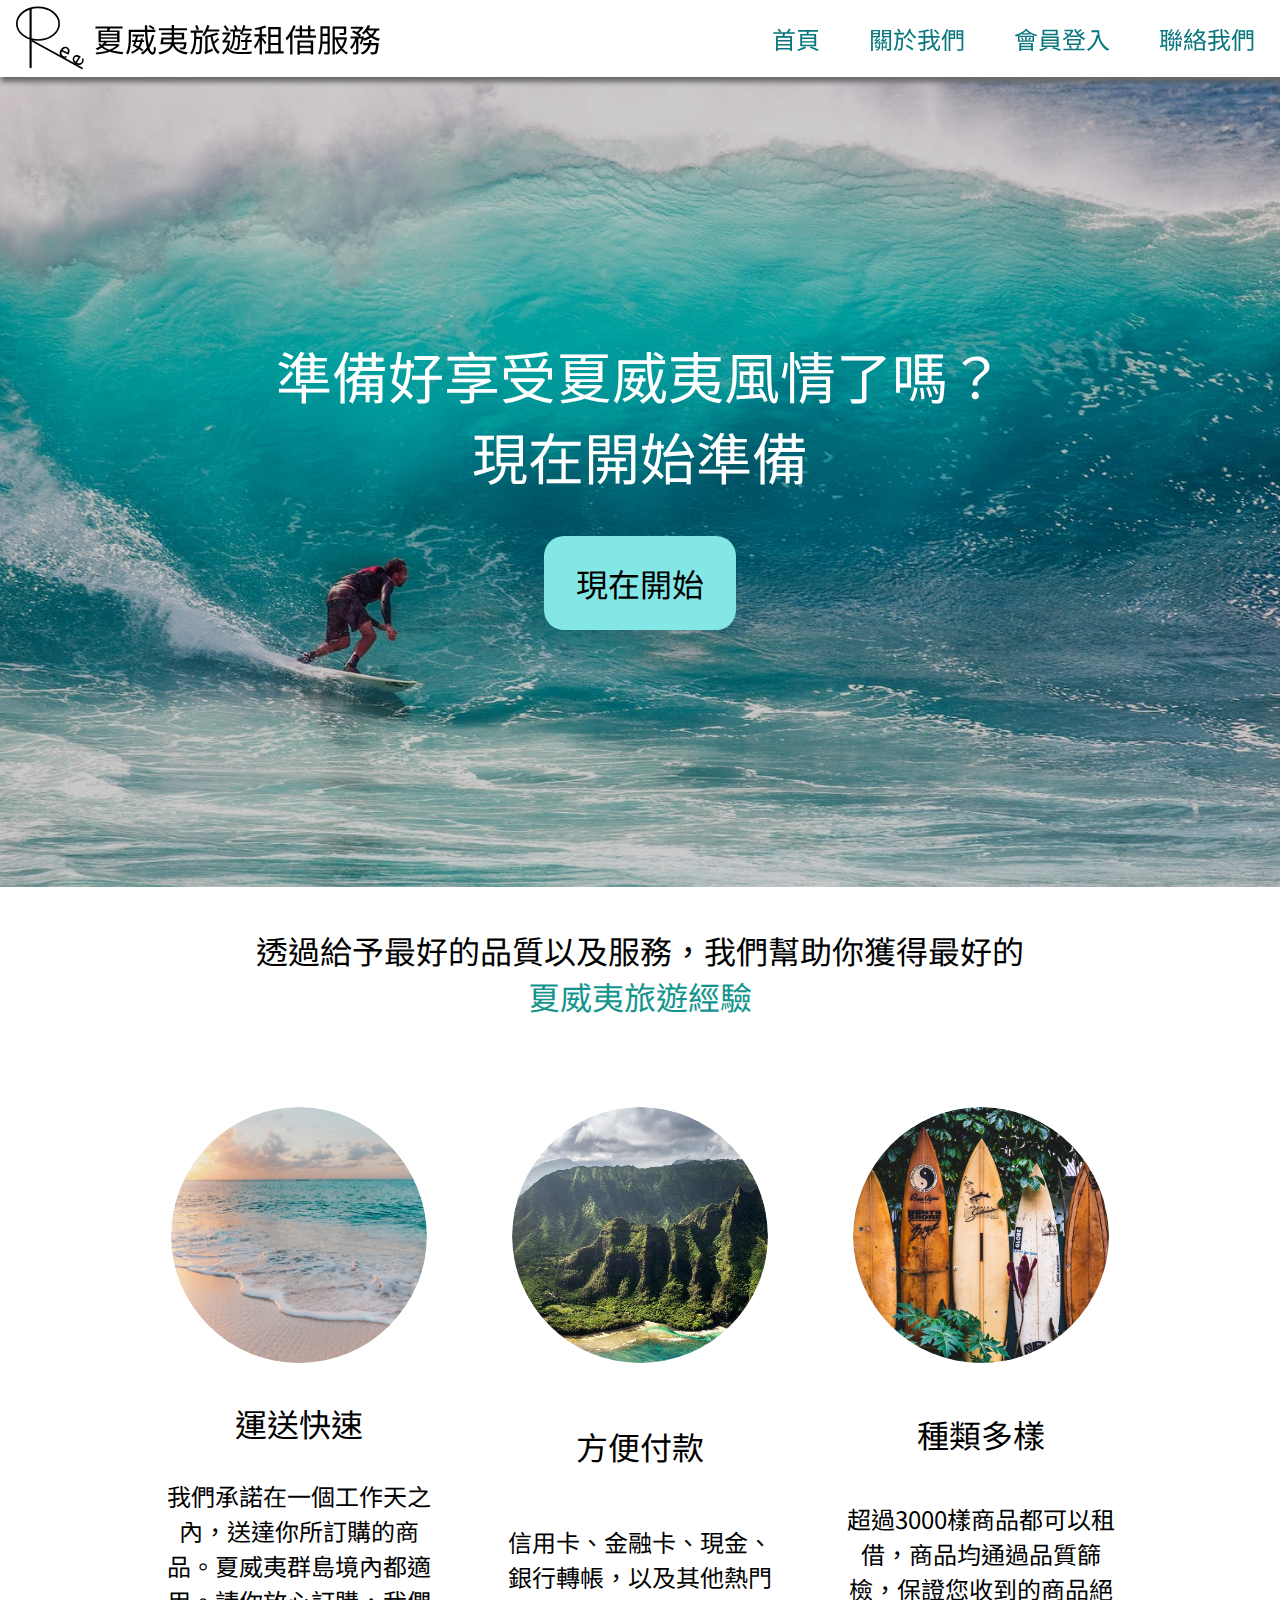
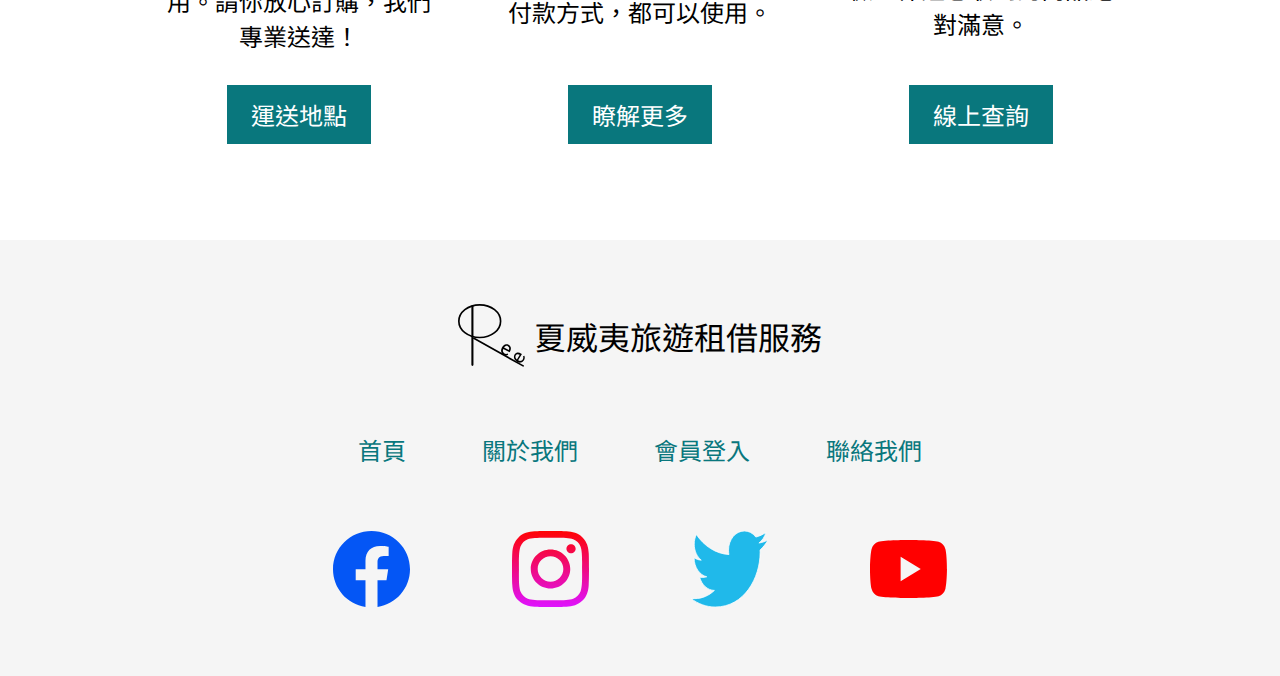
<file: HawaiiProject/index.html>
<!DOCTYPE html>
<html lang="zh-Hant">

<head>
    <meta charset="UTF-8">
    <meta http-equiv="X-UA-Compatible" content="IE=edge">
    <title>夏威夷旅遊租借服務｜夏威夷最方便快速的旅遊出租服務網站</title>
    <meta name="viewport" content="width=device-width, initial-scale=1.0">
    <meta name="robots" content="index, follow">
    <meta name="description" content="我們提供夏威夷旅遊租借服務，例如：衝浪板、車子、帳篷等等。">
    <meta name="author" content="Chong-Zhi HSU">
    <base target="_self">
    <!-- google font setting -->
    <link rel="preconnect" href="https://fonts.googleapis.com">
    <link rel="preconnect" href="https://fonts.gstatic.com" crossorigin>
    <link href="https://fonts.googleapis.com/css2?family=Noto+Sans+TC&display=swap" rel="stylesheet">
    <link rel="stylesheet" href="./styles/style.css">
</head>

<body>
    <header>
        <div class="logo">
            <img class="blacklogo" src="./images/black logo.svg" alt="logo">
            <h1>夏威夷旅遊租借服務</h1>
        </div>
        <nav>
            <ul>
                <li><a href="#">首頁</a></li>
                <li><a href="#">關於我們</a></li>
                <li><a href="#">會員登入</a></li>
                <li><a href="#">聯絡我們</a></li>
            </ul>
        </nav>
    </header>

    <main>
        <!-- first page -->
        <section class="backImg">
            <div class="filter"></div>
            <h3>
                準備好享受夏威夷風情了嗎？<br />
                現在開始準備
            </h3>
            <button class="start">現在開始</button>
        </section>

        <!-- second page -->
        <section class="second">
            <h1>
                透過給予最好的品質以及服務，我們幫助你獲得最好的<br />
                <span style="color: #12948c;">
                    夏威夷旅遊經驗
                </span>
            </h1>

            <section class="cards">
                <div class="card">
                    <div class="image-container">
                        <img src="./images/sean-o-KMn4VEeEPR8-unsplash.jpg" alt="pic1" title="夏威夷海灘">
                    </div>
                    <h2>運送快速</h2>
                    <p>
                        我們承諾在一個工作天之內，送達你所訂購的商品。夏威夷群島境內都適用。請你放心訂購，我們專業送達！
                    </p>
                    <a href="#" class="enter">運送地點</a>
                </div>
                <div class="card">
                    <div class="image-container">
                        <img src="./images/braden-jarvis-prSogOoFmkw-unsplash.jpg" alt="pic2" title="夏威夷群島山脈">
                    </div>
                    <h2>方便付款</h2>
                    <p>
                        信用卡、金融卡、現金、銀行轉帳，以及其他熱門付款方式，都可以使用。
                    </p>
                    <a href="#" class="enter">瞭解更多</a>
                </div>
                <div class="card">
                    <div class="image-container">
                        <img src="./images/tatonomusic-FFCgotROOTY-unsplash.jpg" alt="pic1" title="夏威夷衝浪板出租">
                    </div>
                    <h2>種類多樣</h2>
                    <p>
                        超過3000樣商品都可以租借，商品均通過品質篩檢，保證您收到的商品絕對滿意。
                    </p>
                    <a href="#" class="enter">線上查詢</a>
                </div>
            </section>
        </section>
    </main>

    <footer>
        <div class="footer">
            <div class="logo">
                <img class="blacklogo" src="./images/black logo.svg" alt="logo">
                <h1>夏威夷旅遊租借服務</h1>
            </div>
        </div>

        <nav>
            <ul>
                <li><a href="#">首頁</a></li>
                <li><a href="#">關於我們</a></li>
                <li><a href="#">會員登入</a></li>
                <li><a href="#">聯絡我們</a></li>
            </ul>
        </nav>

        <div class="icons">
            <a href="#"><img src="./icons/facebook.svg" alt="icon1"></a>
            <a href="#"><img src="./icons/instagram.svg" alt="icon2"></a>
            <a href="#"><img src="./icons/twitter.svg" alt="icon3"></a>
            <a href="#"><img src="./icons/youtube.svg" alt="icon4"></a>
        </div>
    </footer>



</body>

</html>
</file>
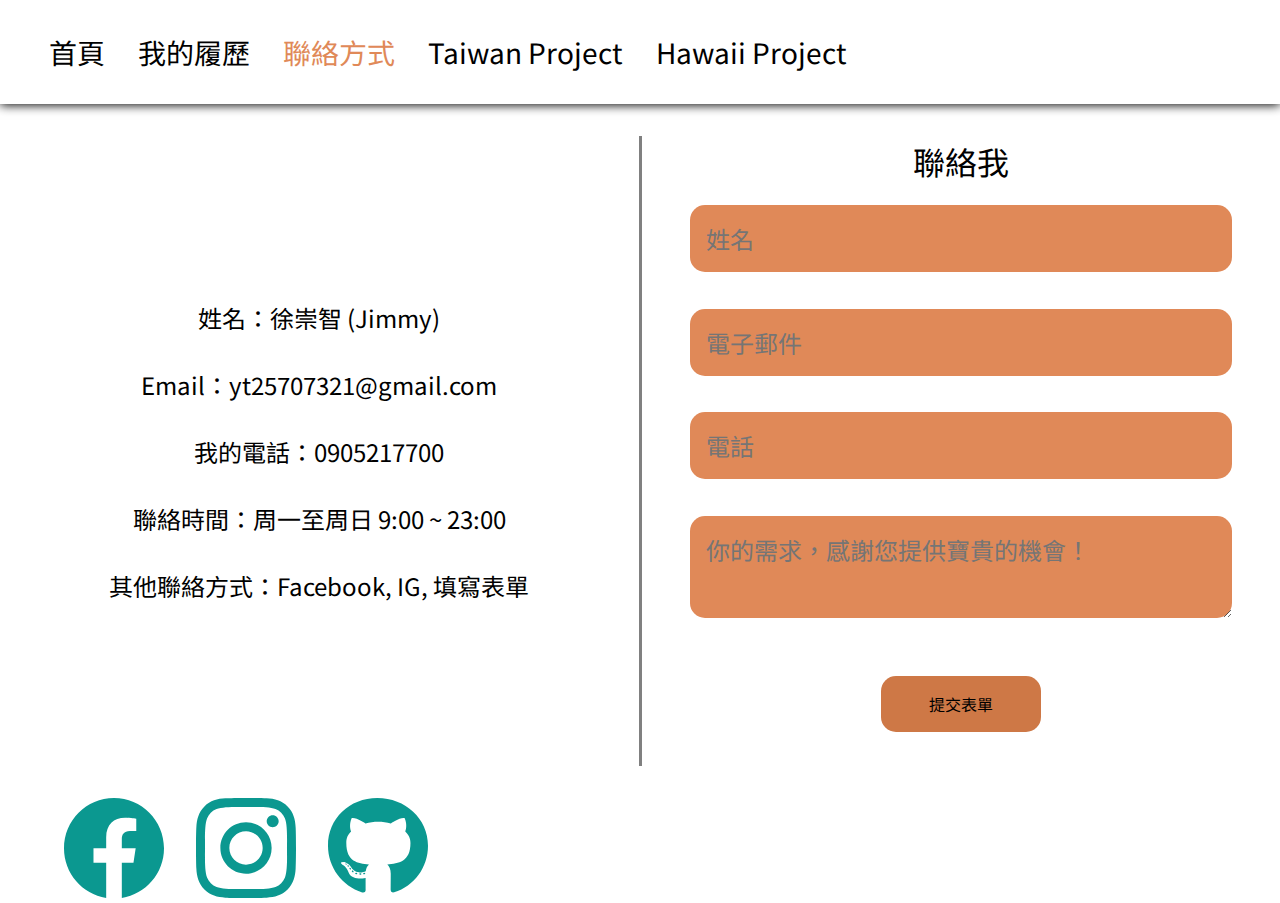
<file: contect.html>
<!DOCTYPE html>
<html lang="en">

<head>
    <meta charset="UTF-8">
    <meta http-equiv="X-UA-Compatible" content="IE=edge">
    <meta name="viewport" content="width=device-width, initial-scale=1.0">
    <meta name="author" content="Jimmy Hsu">
    <meta name="description" content="Jimmy's ProfilePage">
    <title>聯絡方式｜Jimmy的個人網站</title>
    <!-- google font -->
    <link rel="preconnect" href="https://fonts.googleapis.com">
    <link rel="preconnect" href="https://fonts.gstatic.com" crossorigin>
    <link href="https://fonts.googleapis.com/css2?family=Noto+Sans+TC&display=swap" rel="stylesheet">
    <link rel="stylesheet" href="./style/style.css">
</head>

<body>
    <header>
        <nav>
            <ul>
                <li><a href="./index.html">首頁</a></li>
                <li><a href="./resume.html">我的履歷</a></li>
                <li><a class="active" href="./contect.html">聯絡方式</a></li>
                <li><a href="./TaiwanProject/index.html">Taiwan Project</a></li>
                <li><a href="./HawaiiProject/index.html">Hawaii Project</a></li>
            </ul>
        </nav>
    </header>
    <main>
        <section class="list">
            <div class="concact">
                <h2>姓名：徐崇智 (Jimmy)</h2>
                <h2>Email：yt25707321@gmail.com</h2>
                <h2>我的電話：0905217700</h2>
                <h2>聯絡時間：周一至周日 9:00 ~ 23:00</h2>
                <h2>其他聯絡方式：Facebook, IG, 填寫表單</h2>
            </div>
        </section>
        <div class="line"></div>
        <section class="form">
            <form action="">
                <h1 style="text-align: center;">聯絡我</h1>
                <div>
                    <label for="myName"></label>
                    <input id="myName" type="text" name="InputName" placeholder="姓名" required />
                </div>
                <div>
                    <label for="email"></label>
                    <input id="email" type="email" name="Email" placeholder="電子郵件" />
                </div>
                <div>
                    <label for="phoneNumber"></label>
                    <input id="phoneNumber" type="text" name="PhoneNumber" placeholder="電話" required />
                </div>
                <div>
                    <label for="demand"></label>
                    <textarea id="demand" name="Demand" placeholder="你的需求，感謝您提供寶貴的機會！" required></textarea>
                </div>
                <button type="submit">提交表單</button>
            </form>
        </section>
    </main>

    <footer>
        <a href="https://www.facebook.com/profile.php?id=100004773163117"><img src="./icons/facebook.svg"
                alt="link"></a>
        <a href="https://instagram.com/chongzhididi?igshid=YmMyMTA2M2Y="><img src="./icons/instagram.svg"
                alt="link"></a>
        <a href="https://github.com/JimmyChongz"><img src="./icons/github.svg" alt="link"></a>
    </footer>
</body>

</html>
</file>
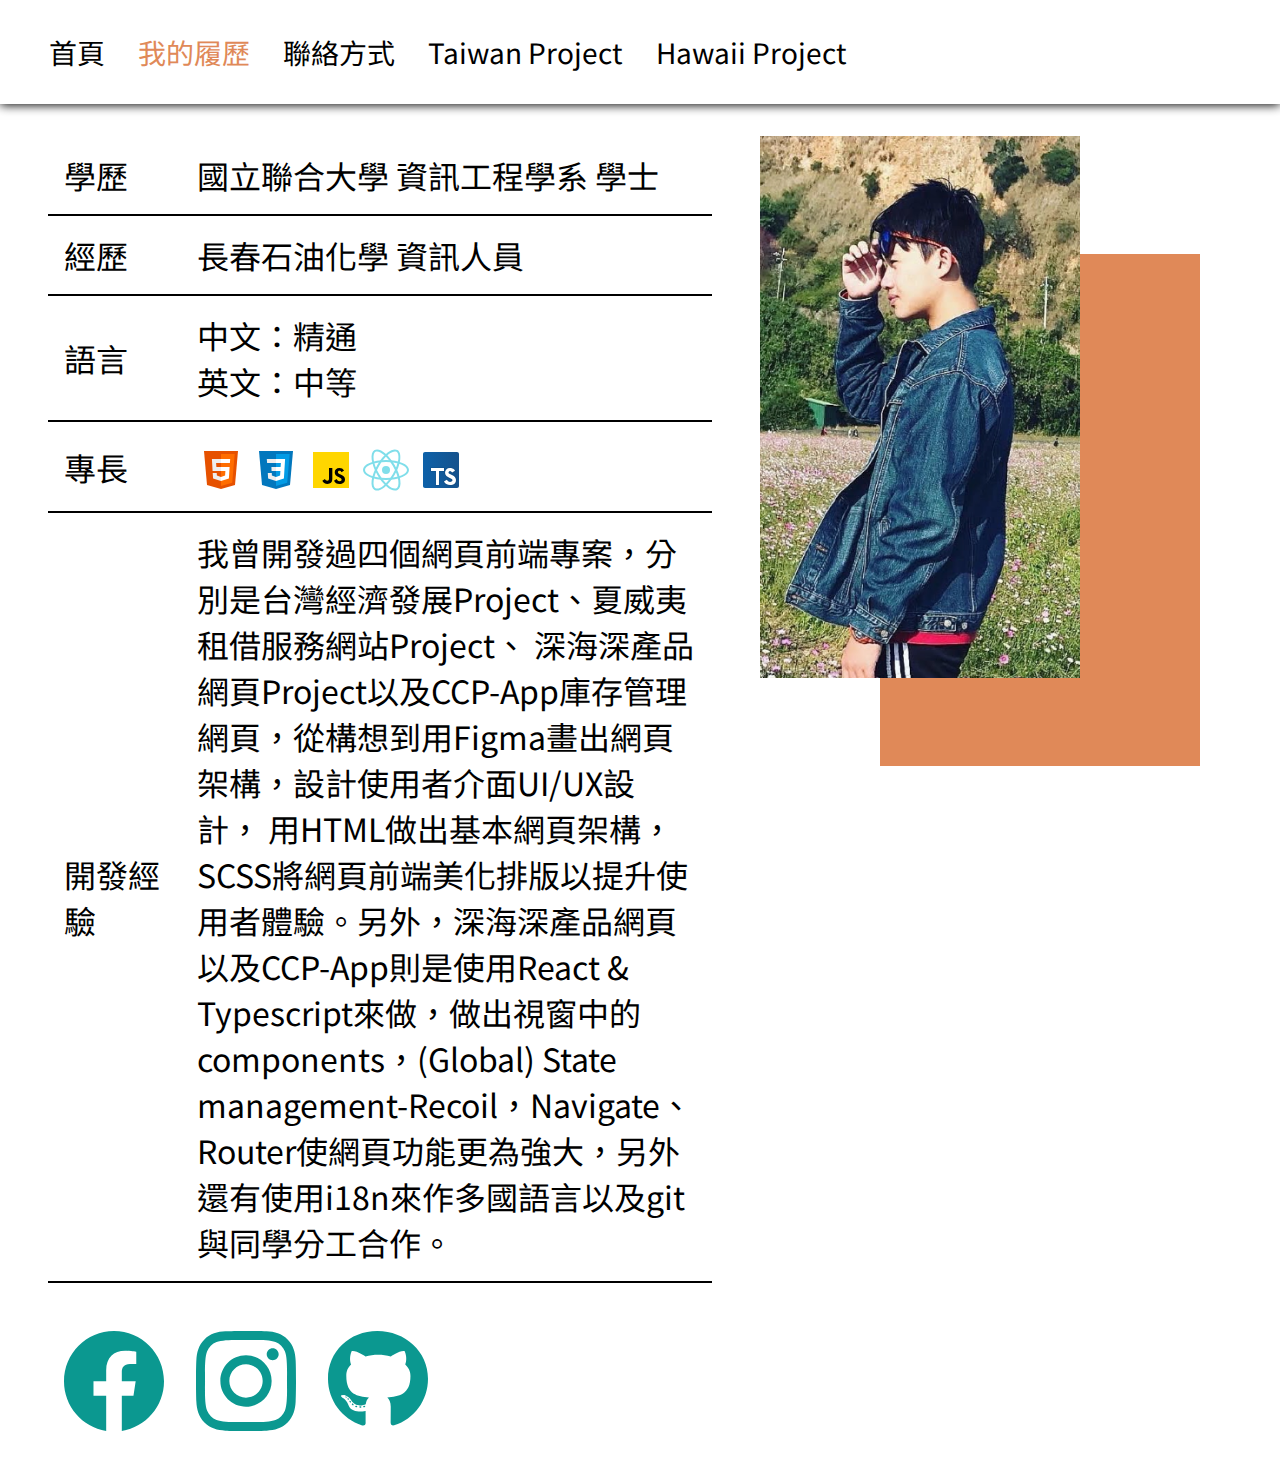
<file: resume.html>
<!DOCTYPE html>
<html lang="zh-Hant">

<head>
    <meta charset="UTF-8">
    <meta http-equiv="X-UA-Compatible" content="IE=edge">
    <meta name="viewport" content="width=device-width, initial-scale=1.0">
    <meta name="author" content="Jimmy Hsu">
    <meta name="description" content="Jimmy's ProfilePage">
    <title>我的履歷｜Jimmy的個人網站</title>
    <!-- google font -->
    <link rel="preconnect" href="https://fonts.googleapis.com">
    <link rel="preconnect" href="https://fonts.gstatic.com" crossorigin>
    <link href="https://fonts.googleapis.com/css2?family=Noto+Sans+TC&display=swap" rel="stylesheet">
    <link rel="stylesheet" href="./style/style.css">
</head>

<body>
    <header>
        <nav>
            <ul>
                <li><a href="./index.html">首頁</a></li>
                <li><a class="active" href="./resume.html">我的履歷</a></li>
                <li><a href="./contect.html">聯絡方式</a></li>
                <li><a href="./TaiwanProject/index.html">Taiwan Project</a></li>
                <li><a href="./HawaiiProject/index.html">Hawaii Project</a></li>
            </ul>
        </nav>
    </header>

    <main>
        <section class="table">
            <table>
                <tr>
                    <td style="width: 20%;">學歷</td>
                    <td style="width: 80%;">國立聯合大學 資訊工程學系 學士</td>
                </tr>
                <tr>
                    <td>經歷</td>
                    <td>長春石油化學 資訊人員</td>
                </tr>
                <tr>
                    <td>語言</td>
                    <td>中文：精通<br>英文：中等</td>
                </tr>
                <tr>
                    <td>專長</td>
                    <td class="techlogo">
                        <img src="./icons/icons8-html-5.svg" alt="HTML5" title="HTML5" />
                        <img src="./icons/icons8-css3.svg" alt="CSS3" title="CSS3" />
                        <img src="./icons/icons8-javascript.svg" alt="JavaScript" title="JavaScript" />
                        <img src="./icons/icons8-react-native.svg" alt="React" title="React" />
                        <img src="./icons/icons8-typescript.svg" alt="TypeScript" title="TypeScript" />
                    </td>
                </tr>
                <tr>
                    <td>開發經驗</td>
                    <td>我曾開發過四個網頁前端專案，分別是台灣經濟發展Project、夏威夷租借服務網站Project、
                        深海深產品網頁Project以及CCP-App庫存管理網頁，從構想到用Figma畫出網頁架構，設計使用者介面UI/UX設計，
                        用HTML做出基本網頁架構，SCSS將網頁前端美化排版以提升使用者體驗。另外，深海深產品網頁以及CCP-App則是使用React
                        & Typescript來做，做出視窗中的components，(Global) State management-Recoil，Navigate、
                        Router使網頁功能更為強大，另外還有使用i18n來作多國語言以及git與同學分工合作。
                    </td>
                </tr>
            </table>
            <div class="links">
                <a href="https://www.facebook.com/profile.php?id=100004773163117"><img src="./icons/facebook.svg" alt="link"></a>
                <a href="https://instagram.com/chongzhididi?igshid=YmMyMTA2M2Y="><img src="./icons/instagram.svg" alt="link"></a>
                <a href="https://github.com/JimmyChongz"><img src="./icons/github.svg" alt="link"></a>
            </div>
        </section>
        <section class="picture">
            <img src="./image/myPicture2.png" alt="myPic">
            <div class="orangeRect"></div>
        </section>
    </main>
</body>

</html>
</file>
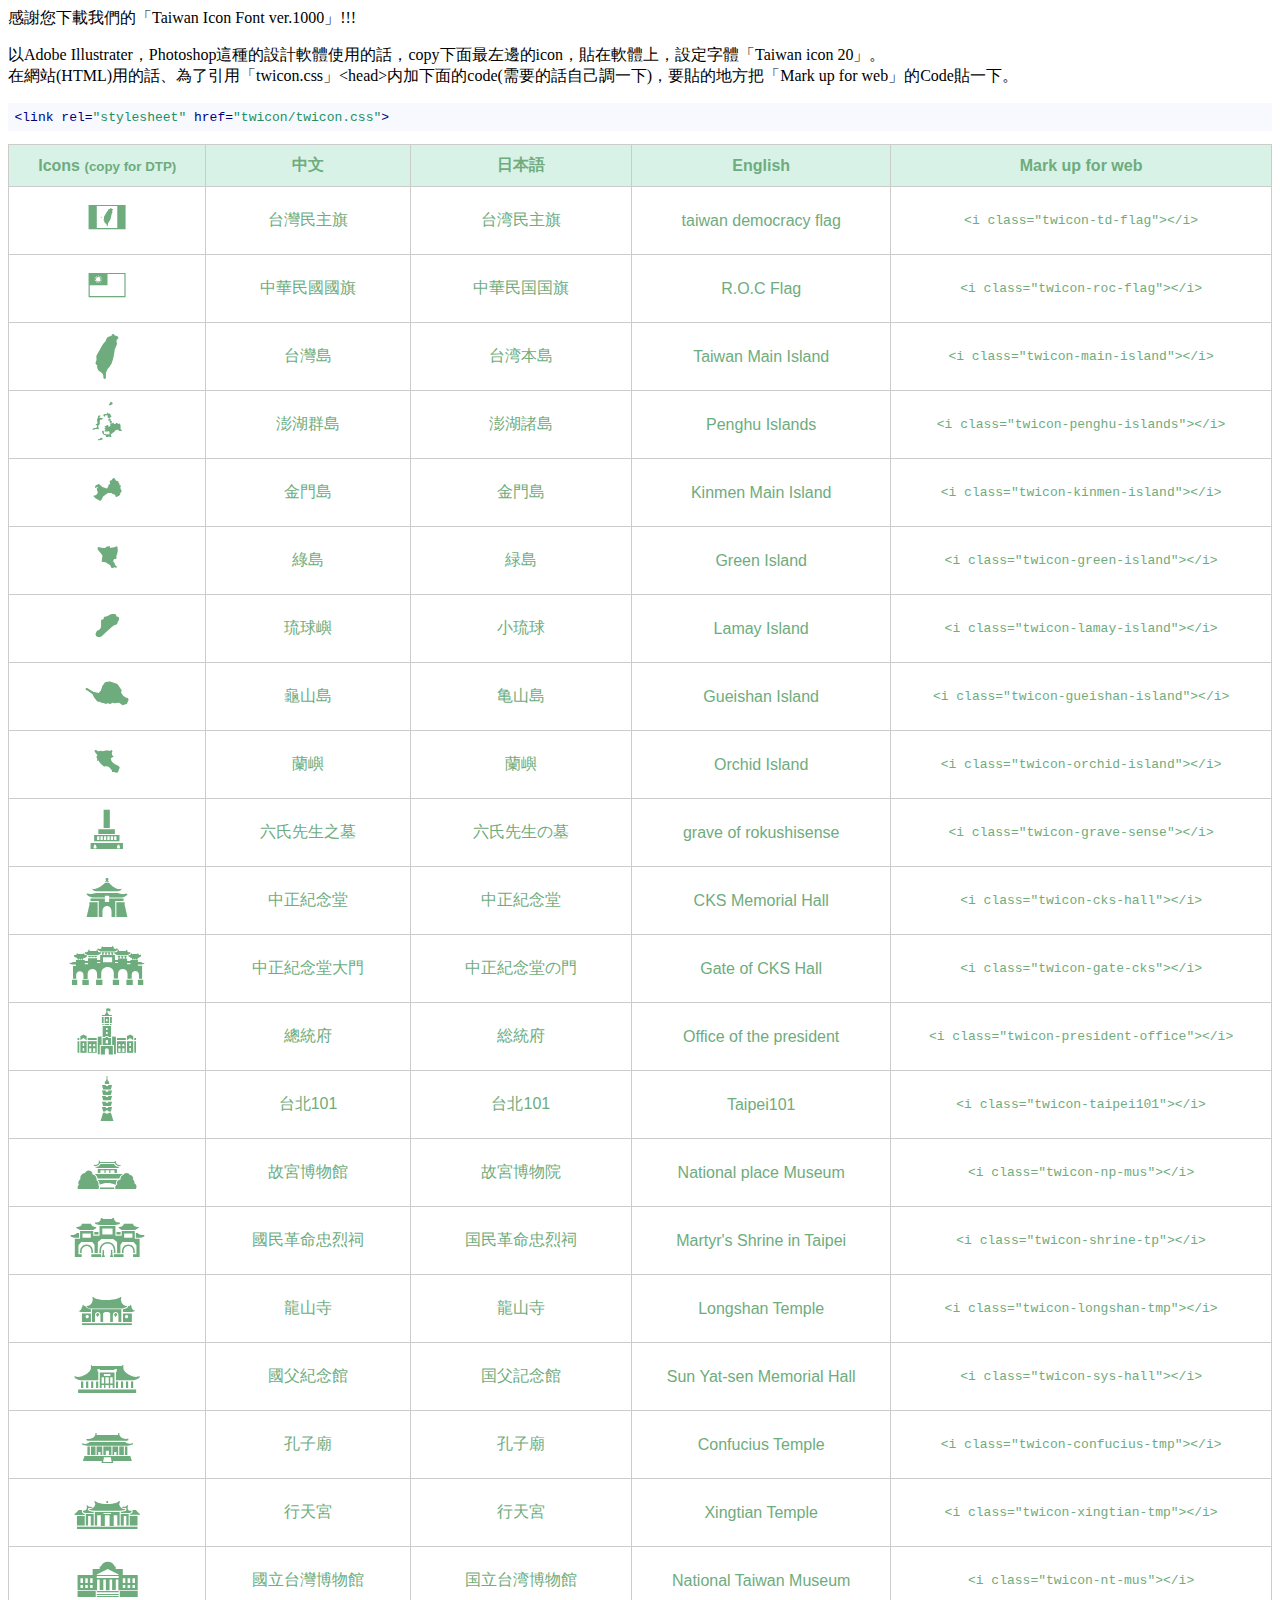
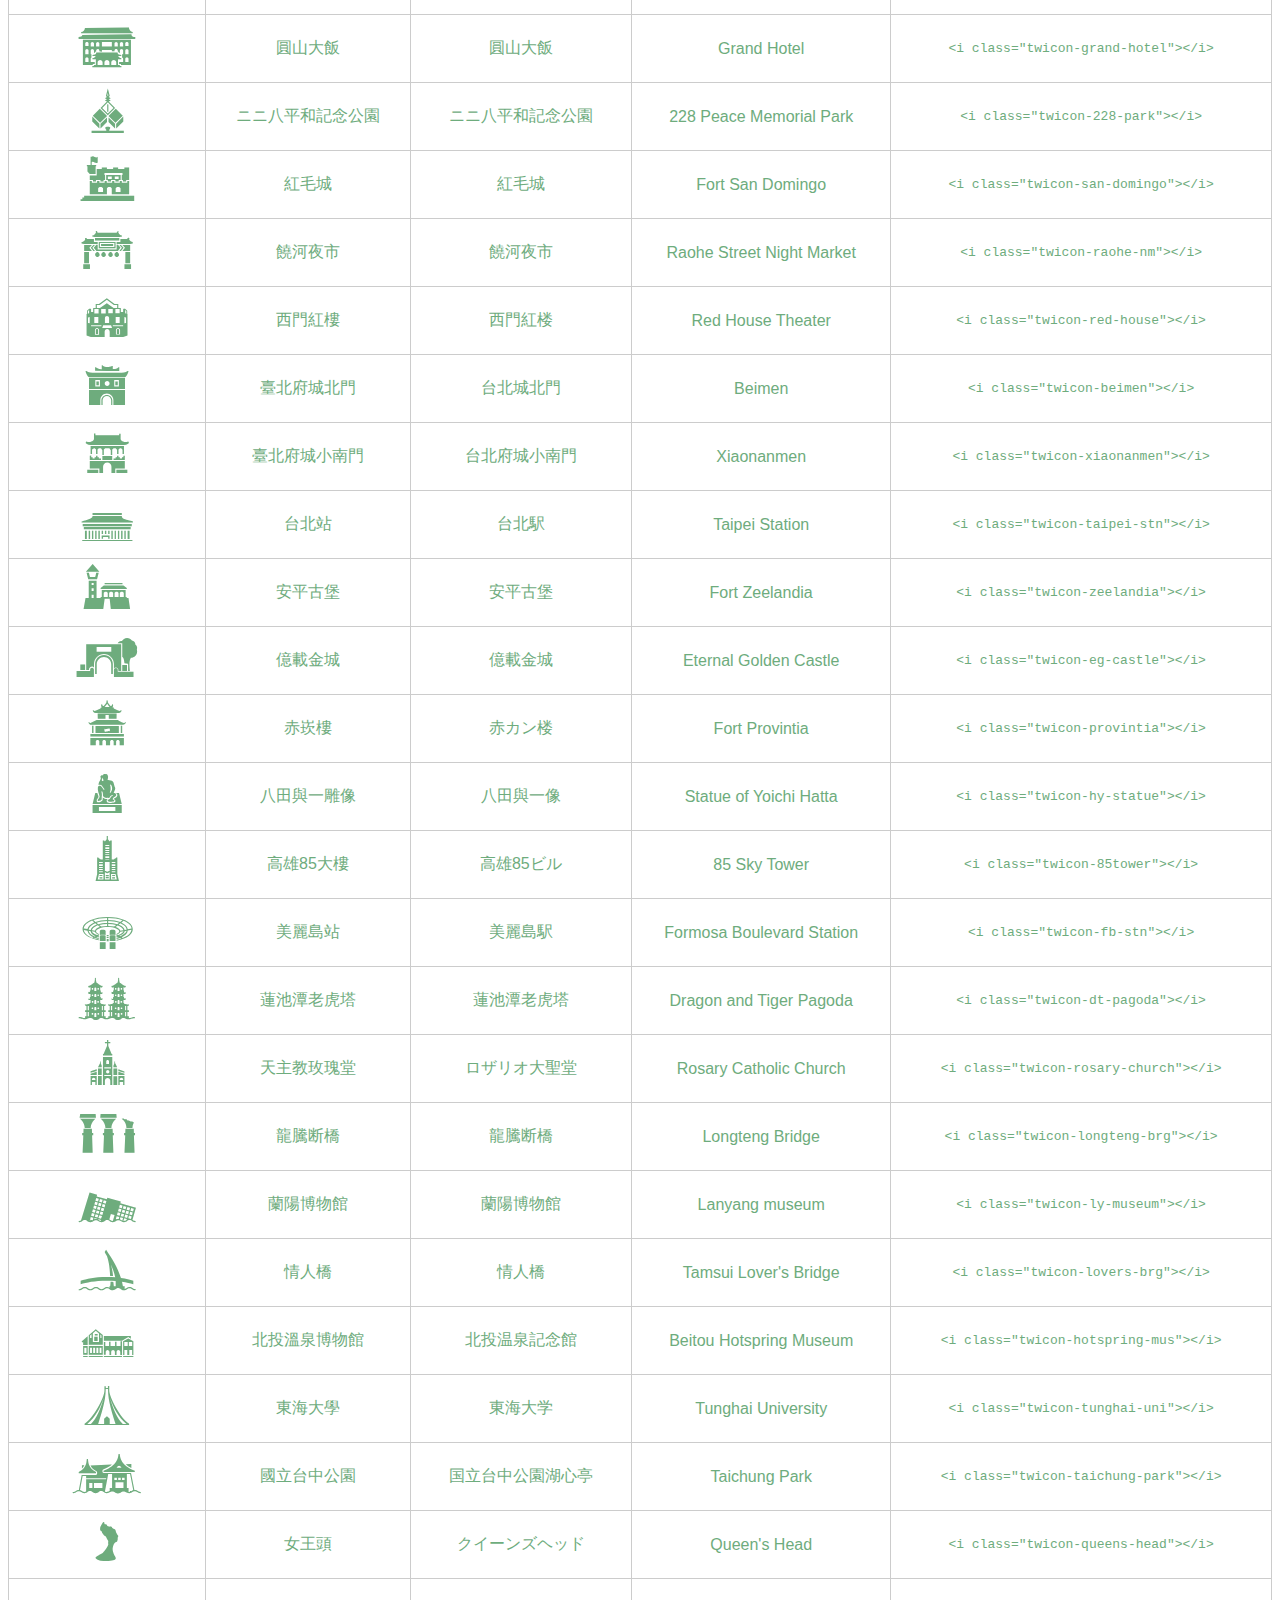
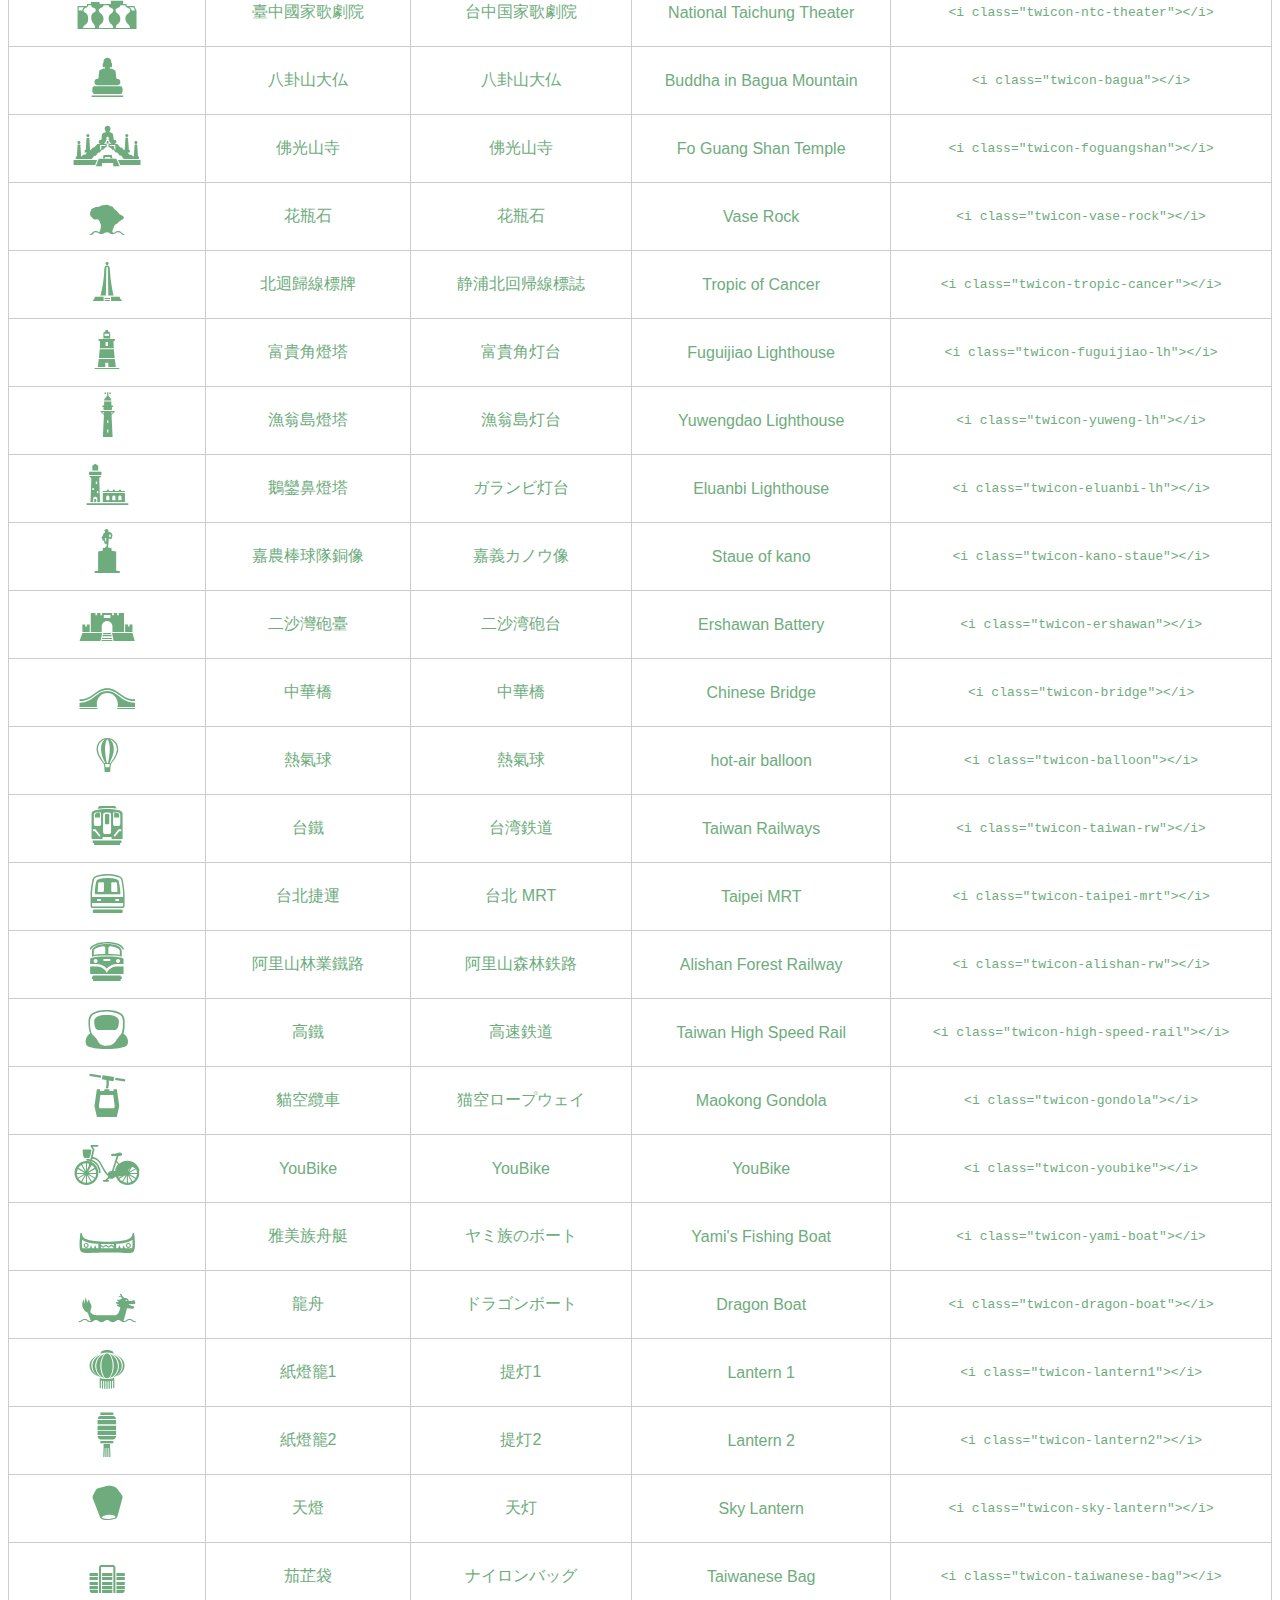
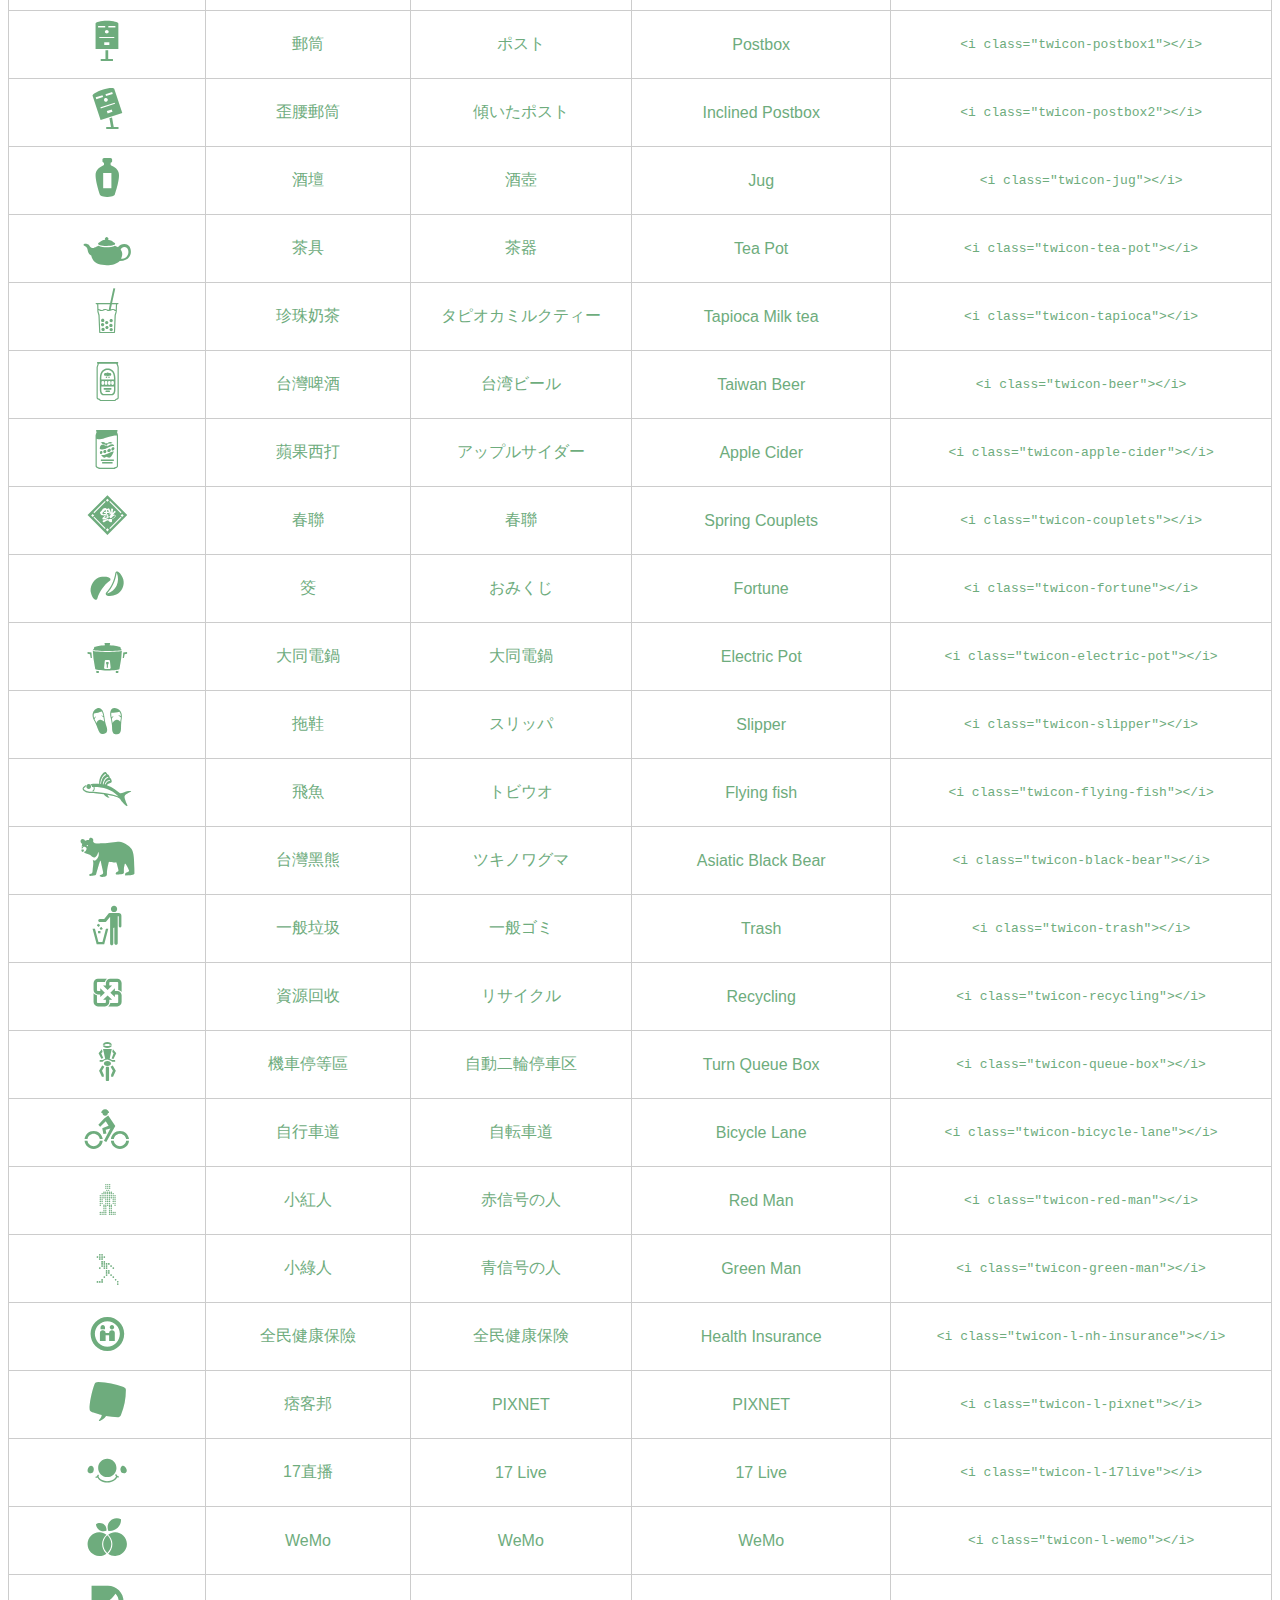
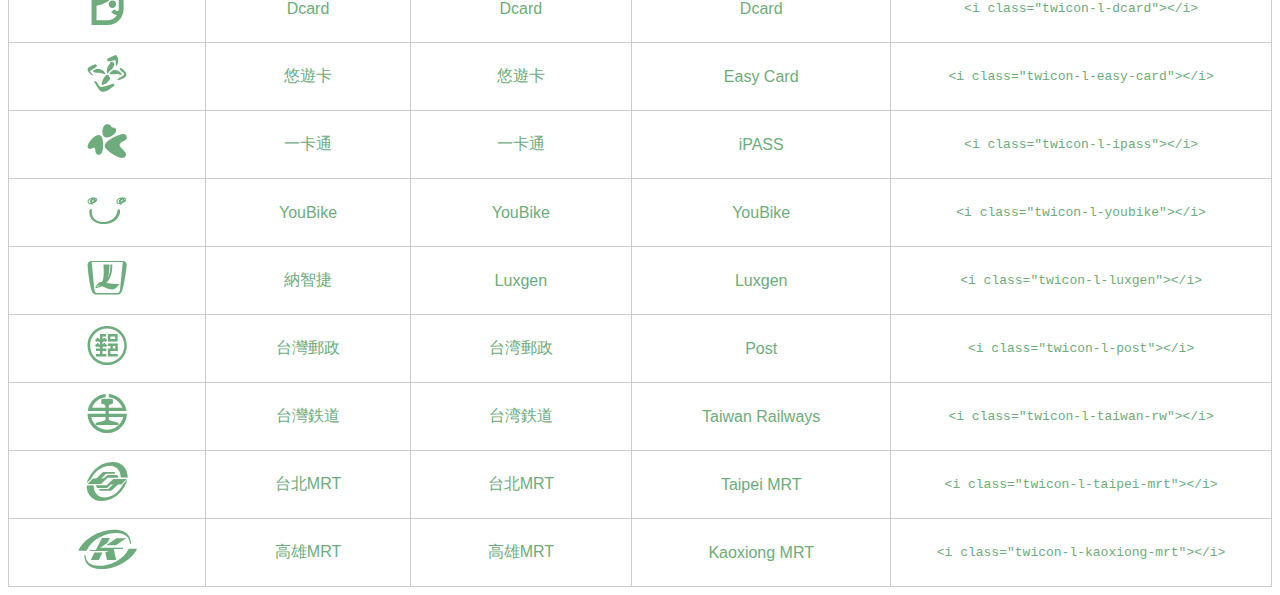
<file: TaiwanProject/TaiwanIcon/List.html>
<head>
 <title>一覽表|一覧表|List</title>
 <style type="text/css">
  table{
    width: 100%;
    border-collapse: collapse;
    border-spacing: 0;
    color:#6EAC7D;
    font-family: sans-serif ;
  }

  table th{
    padding: 10px 20px;
    text-align: center;
    border: 1px solid #ccc;
    background-color: #D9F2E7
  }

  table td{
    padding: 0px 20px;
    text-align: center;
    border: 1px solid #ccc;
  }

  table td.icon {
    font-family: "twicon" ;
    font-size: 3.5em ;
    border: 1px solid #ccc;
  }

  table tr:hover{
    background-color: #4A7756;
    color:#fff;
  }

  @font-face {
   font-family: 'twicon';
   src: url('twicon.woff') ;
   src: url('twicon.woff2') ;
  }
 </style>
</head>
<body>
 <p>
   感謝您下載我們的「Taiwan Icon Font ver.1000」!!!
 </p>
 <p>
   以Adobe Illustrater，Photoshop這種的設計軟體使用的話，copy下面最左邊的icon，貼在軟體上，設定字體「Taiwan icon 20」。
  <br>在網站(HTML)用的話、為了引用「twicon.css」&lt;head&gt;内加下面的code(需要的話自己調一下)，要貼的地方把「Mark up for web」的Code貼一下。
  <pre style="display:block;overflow-x:auto;padding:0.5em;color:#000;background:#f8f8ff"><code><span style="color:#000080;font-weight:normal">&lt;<span style="color:#000080;font-weight:normal">link</span> <span class="hljs-attr">rel</span>=<span style="color:#219161">&quot;stylesheet&quot;</span> <span class="hljs-attr">href</span>=<span style="color:#219161">&quot;twicon/twicon.css&quot;</span>&gt;</span></code></pre>

 <table>
  <tr>
    <th>Icons <small>(copy for DTP)</small></th>
    <th>中文</th>
    <th>日本語</th>
    <th>English</th>
    <th>Mark up for web</th>
  </tr>
  <tr>
    <td class="icon">ꀀ</td>
    <td>台灣民主旗</td>
    <td>台湾民主旗</td>
    <td>taiwan democracy flag</td>
    <td><code>&lt;i class="twicon-td-flag"&gt;&lt;/i&gt;</code></td>
  </tr>
  <tr>
    <td class="icon">ꀁ</td>
    <td>中華民國國旗</td>
    <td>中華民国国旗</td>
    <td>R.O.C Flag</td>
    <td><code>&lt;i class="twicon-roc-flag"&gt;&lt;/i&gt;</code></td>
  </tr>
  <tr>
    <td class="icon">ꀂ</td>
    <td>台灣島</td>
    <td>台湾本島</td>
    <td>Taiwan Main Island</td>
    <td><code>&lt;i class="twicon-main-island"&gt;&lt;/i&gt;</code></td>
  </tr>
  <tr>
    <td class="icon">ꀃ</td>
    <td>澎湖群島</td>
    <td>澎湖諸島</td>
    <td>Penghu Islands</td>
    <td><code>&lt;i class="twicon-penghu-islands"&gt;&lt;/i&gt;</code></td>
  </tr>
  <tr>
    <td class="icon">ꀄ</td>
    <td>金門島</td>
    <td>金門島</td>
    <td>Kinmen Main Island</td>
    <td><code>&lt;i class="twicon-kinmen-island"&gt;&lt;/i&gt;</code></td>
  </tr>
  <tr>
    <td class="icon">ꀅ</td>
    <td>綠島</td>
    <td>緑島</td>
    <td>Green Island</td>
    <td><code>&lt;i class="twicon-green-island"&gt;&lt;/i&gt;</code></td>
  </tr>
  <tr>
    <td class="icon">ꀆ</td>
    <td>琉球嶼</td>
    <td>小琉球</td>
    <td>Lamay Island</td>
    <td><code>&lt;i class="twicon-lamay-island"&gt;&lt;/i&gt;</code></td>
  </tr>
  <tr>
    <td class="icon">ꀇ</td>
    <td>龜山島</td>
    <td>亀山島</td>
    <td>Gueishan Island</td>
    <td><code>&lt;i class="twicon-gueishan-island"&gt;&lt;/i&gt;</code></td>
  </tr>
  <tr>
    <td class="icon">ꀈ</td>
    <td>蘭嶼</td>
    <td>蘭嶼</td>
    <td>Orchid Island</td>
    <td><code>&lt;i class="twicon-orchid-island"&gt;&lt;/i&gt;</code></td>
  </tr>
  <tr>
    <td class="icon">ꀉ</td>
    <td>六氏先生之墓</td>
    <td>六氏先生の墓</td>
    <td>grave of rokushisense</td>
    <td><code>&lt;i class="twicon-grave-sense"&gt;&lt;/i&gt;</code></td>
  </tr>
  <tr>
    <td class="icon">ꀊ</td>
    <td>中正紀念堂</td>
    <td>中正紀念堂</td>
    <td>CKS Memorial Hall</td>
    <td><code>&lt;i class="twicon-cks-hall"&gt;&lt;/i&gt;</code></td>
  </tr>
  <tr>
    <td class="icon">ꀋ</td>
    <td>中正紀念堂大門</td>
    <td>中正紀念堂の門</td>
    <td>Gate of CKS Hall</td>
    <td><code>&lt;i class="twicon-gate-cks"&gt;&lt;/i&gt;</code></td>
  </tr>
  <tr>
    <td class="icon">ꀌ</td>
    <td>總統府</td>
    <td>総統府</td>
    <td>Office of the president</td>
    <td><code>&lt;i class="twicon-president-office"&gt;&lt;/i&gt;</code></td>
  </tr>
  <tr>
    <td class="icon">ꀍ</td>
    <td>台北101</td>
    <td>台北101</td>
    <td>Taipei101</td>
    <td><code>&lt;i class="twicon-taipei101"&gt;&lt;/i&gt;</code></td>
  </tr>
  <tr>
    <td class="icon">ꀎ</td>
    <td>故宮博物館</td>
    <td>故宮博物院</td>
    <td>National place Museum</td>
    <td><code>&lt;i class="twicon-np-mus"&gt;&lt;/i&gt;</code></td>
  </tr>
  <tr>
    <td class="icon">ꀏ</td>
    <td>國民革命忠烈祠</td>
    <td>国民革命忠烈祠</td>
    <td>Martyr's Shrine in Taipei</td>
    <td><code>&lt;i class="twicon-shrine-tp"&gt;&lt;/i&gt;</code></td>
  </tr>
  <tr>
    <td class="icon">ꀐ</td>
    <td>龍山寺</td>
    <td>龍山寺</td>
    <td>Longshan Temple</td>
    <td><code>&lt;i class="twicon-longshan-tmp"&gt;&lt;/i&gt;</code></td>
  </tr>
  <tr>
    <td class="icon">ꀑ</td>
    <td>國父紀念館</td>
    <td>国父記念館</td>
    <td>Sun Yat-sen Memorial Hall</td>
    <td><code>&lt;i class="twicon-sys-hall"&gt;&lt;/i&gt;</code></td>
  </tr>
  <tr>
    <td class="icon">ꀒ</td>
    <td>孔子廟</td>
    <td>孔子廟</td>
    <td>Confucius Temple</td>
    <td><code>&lt;i class="twicon-confucius-tmp"&gt;&lt;/i&gt;</code></td>
  </tr>
  <tr>
    <td class="icon">ꀓ</td>
    <td>行天宮</td>
    <td>行天宮</td>
    <td>Xingtian Temple</td>
    <td><code>&lt;i class="twicon-xingtian-tmp"&gt;&lt;/i&gt;</code></td>
  </tr>
  <tr>
    <td class="icon">ꀔ</td>
    <td>國立台灣博物館</td>
    <td>国立台湾博物館</td>
    <td>National Taiwan Museum</td>
    <td><code>&lt;i class="twicon-nt-mus"&gt;&lt;/i&gt;</code></td>
  </tr>
  <tr>
    <td class="icon">ꀕ</td>
    <td>圓山大飯</td>
    <td>圓山大飯</td>
    <td>Grand Hotel</td>
    <td><code>&lt;i class="twicon-grand-hotel"&gt;&lt;/i&gt;</code></td>
  </tr>
  <tr>
    <td class="icon">ꀖ</td>
    <td>ニニ八平和記念公園</td>
    <td>ニニ八平和記念公園</td>
    <td>228 Peace Memorial Park</td>
    <td><code>&lt;i class="twicon-228-park"&gt;&lt;/i&gt;</code></td>
  </tr>
  <tr>
    <td class="icon">ꀗ</td>
    <td>紅毛城</td>
    <td>紅毛城</td>
    <td>Fort San Domingo</td>
    <td><code>&lt;i class="twicon-san-domingo"&gt;&lt;/i&gt;</code></td>
  </tr>
  <tr>
    <td class="icon">ꀘ</td>
    <td>饒河夜市</td>
    <td>饒河夜市</td>
    <td>Raohe Street Night Market</td>
    <td><code>&lt;i class="twicon-raohe-nm"&gt;&lt;/i&gt;</code></td>
  </tr>
  <tr>
    <td class="icon">ꀙ</td>
    <td>西門紅樓</td>
    <td>西門紅楼</td>
    <td>Red House Theater</td>
    <td><code>&lt;i class="twicon-red-house"&gt;&lt;/i&gt;</code></td>
  </tr>
  <tr>
    <td class="icon">ꀚ</td>
    <td>臺北府城北門</td>
    <td>台北城北門</td>
    <td>Beimen</td>
    <td><code>&lt;i class="twicon-beimen"&gt;&lt;/i&gt;</code></td>
  </tr>
  <tr>
    <td class="icon">ꀛ</td>
    <td>臺北府城小南門</td>
    <td>台北府城小南門</td>
    <td>Xiaonanmen</td>
    <td><code>&lt;i class="twicon-xiaonanmen"&gt;&lt;/i&gt;</code></td>
  </tr>
  <tr>
    <td class="icon">ꀜ</td>
    <td>台北站</td>
    <td>台北駅</td>
    <td>Taipei Station</td>
    <td><code>&lt;i class="twicon-taipei-stn"&gt;&lt;/i&gt;</code></td>
  </tr>
  <tr>
    <td class="icon">ꀝ</td>
    <td>安平古堡</td>
    <td>安平古堡</td>
    <td>Fort Zeelandia</td>
    <td><code>&lt;i class="twicon-zeelandia"&gt;&lt;/i&gt;</code></td>
  </tr>
  <tr>
    <td class="icon">ꀞ</td>
    <td>億載金城</td>
    <td>億載金城</td>
    <td>Eternal Golden Castle</td>
    <td><code>&lt;i class="twicon-eg-castle"&gt;&lt;/i&gt;</code></td>
  </tr>
  <tr>
    <td class="icon">ꀟ</td>
    <td>赤崁樓</td>
    <td>赤カン楼</td>
    <td>Fort Provintia</td>
    <td><code>&lt;i class="twicon-provintia"&gt;&lt;/i&gt;</code></td>
  </tr>
  <tr>
    <td class="icon">ꀠ</td>
    <td>八田與一雕像</td>
    <td>八田與一像</td>
    <td>Statue of Yoichi Hatta</td>
    <td><code>&lt;i class="twicon-hy-statue"&gt;&lt;/i&gt;</code></td>
  </tr>
  <tr>
    <td class="icon">ꀡ</td>
    <td>高雄85大樓</td>
    <td>高雄85ビル</td>
    <td>85 Sky Tower</td>
    <td><code>&lt;i class="twicon-85tower"&gt;&lt;/i&gt;</code></td>
  </tr>
  <tr>
    <td class="icon">ꀢ</td>
    <td>美麗島站</td>
    <td>美麗島駅</td>
    <td>Formosa Boulevard Station</td>
    <td><code>&lt;i class="twicon-fb-stn"&gt;&lt;/i&gt;</code></td>
  </tr>
  <tr>
    <td class="icon">ꀣ</td>
    <td>蓮池潭老虎塔</td>
    <td>蓮池潭老虎塔</td>
    <td>Dragon and Tiger Pagoda</td>
    <td><code>&lt;i class="twicon-dt-pagoda"&gt;&lt;/i&gt;</code></td>
  </tr>
  <tr>
    <td class="icon">ꀤ</td>
    <td>天主教玫瑰堂</td>
    <td>ロザリオ大聖堂</td>
    <td>Rosary Catholic Church</td>
    <td><code>&lt;i class="twicon-rosary-church"&gt;&lt;/i&gt;</code></td>
  </tr>
  <tr>
    <td class="icon">ꀥ</td>
    <td>龍騰断橋</td>
    <td>龍騰断橋</td>
    <td>Longteng Bridge</td>
    <td><code>&lt;i class="twicon-longteng-brg"&gt;&lt;/i&gt;</code></td>
  </tr>
  <tr>
    <td class="icon">ꀦ</td>
    <td>蘭陽博物館</td>
    <td>蘭陽博物館</td>
    <td>Lanyang museum</td>
    <td><code>&lt;i class="twicon-ly-museum"&gt;&lt;/i&gt;</code></td>
  </tr>
  <tr>
    <td class="icon">ꀧ</td>
    <td>情人橋</td>
    <td>情人橋</td>
    <td>Tamsui Lover's Bridge</td>
    <td><code>&lt;i class="twicon-lovers-brg"&gt;&lt;/i&gt;</code></td>
  </tr>
  <tr>
    <td class="icon">ꀨ</td>
    <td>北投溫泉博物館</td>
    <td>北投温泉記念館</td>
    <td>Beitou Hotspring Museum</td>
    <td><code>&lt;i class="twicon-hotspring-mus"&gt;&lt;/i&gt;</code></td>
  </tr>
  <tr>
    <td class="icon">ꀩ</td>
    <td>東海大學</td>
    <td>東海大学</td>
    <td>Tunghai University</td>
    <td><code>&lt;i class="twicon-tunghai-uni"&gt;&lt;/i&gt;</code></td>
  </tr>
  <tr>
    <td class="icon">ꀪ</td>
    <td>國立台中公園</td>
    <td>国立台中公園湖心亭</td>
    <td>Taichung Park</td>
    <td><code>&lt;i class="twicon-taichung-park"&gt;&lt;/i&gt;</code></td>
  </tr>
  <tr>
    <td class="icon">ꀫ</td>
    <td>女王頭</td>
    <td>クイーンズヘッド</td>
    <td>Queen's Head</td>
    <td><code>&lt;i class="twicon-queens-head"&gt;&lt;/i&gt;</code></td>
  </tr>
  <tr>
    <td class="icon">ꀬ</td>
    <td>臺中國家歌劇院</td>
    <td>台中国家歌劇院</td>
    <td>National Taichung Theater</td>
    <td><code>&lt;i class="twicon-ntc-theater"&gt;&lt;/i&gt;</code></td>
  </tr>
  <tr>
    <td class="icon">ꀭ</td>
    <td>八卦山大仏</td>
    <td>八卦山大仏</td>
    <td>Buddha in Bagua Mountain</td>
    <td><code>&lt;i class="twicon-bagua"&gt;&lt;/i&gt;</code></td>
  </tr>
  <tr>
    <td class="icon">ꀮ</td>
    <td>佛光山寺</td>
    <td>佛光山寺</td>
    <td>Fo Guang Shan Temple</td>
    <td><code>&lt;i class="twicon-foguangshan"&gt;&lt;/i&gt;</code></td>
  </tr>
  <tr>
    <td class="icon">ꀯ</td>
    <td>花瓶石</td>
    <td>花瓶石</td>
    <td>Vase Rock</td>
    <td><code>&lt;i class="twicon-vase-rock"&gt;&lt;/i&gt;</code></td>
  </tr>
  <tr>
    <td class="icon">ꀰ</td>
    <td>北迴歸線標牌</td>
    <td>静浦北回帰線標誌</td>
    <td>Tropic of Cancer</td>
    <td><code>&lt;i class="twicon-tropic-cancer"&gt;&lt;/i&gt;</code></td>
  </tr>
  <tr>
    <td class="icon">ꀱ</td>
    <td>富貴角燈塔</td>
    <td>富貴角灯台</td>
    <td>Fuguijiao Lighthouse</td>
    <td><code>&lt;i class="twicon-fuguijiao-lh"&gt;&lt;/i&gt;</code></td>
  </tr>
  <tr>
    <td class="icon">ꀲ</td>
    <td>漁翁島燈塔</td>
    <td>漁翁島灯台</td>
    <td>Yuwengdao Lighthouse</td>
    <td><code>&lt;i class="twicon-yuweng-lh"&gt;&lt;/i&gt;</code></td>
  </tr>
  <tr>
    <td class="icon">ꀳ</td>
    <td>鵝鑾鼻燈塔</td>
    <td>ガランビ灯台</td>
    <td>Eluanbi Lighthouse</td>
    <td><code>&lt;i class="twicon-eluanbi-lh"&gt;&lt;/i&gt;</code></td>
  </tr>
  <tr>
    <td class="icon">ꀴ</td>
    <td>嘉農棒球隊銅像</td>
    <td>嘉義カノウ像</td>
    <td>Staue of kano</td>
    <td><code>&lt;i class="twicon-kano-staue"&gt;&lt;/i&gt;</code></td>
  </tr>
  <tr>
    <td class="icon">ꀵ</td>
    <td>二沙灣砲臺</td>
    <td>二沙湾砲台</td>
    <td>Ershawan Battery</td>
    <td><code>&lt;i class="twicon-ershawan"&gt;&lt;/i&gt;</code></td>
  </tr>
  <tr>
    <td class="icon">ꀶ</td>
    <td>中華橋</td>
    <td>中華橋</td>
    <td>Chinese Bridge</td>
    <td><code>&lt;i class="twicon-bridge"&gt;&lt;/i&gt;</code></td>
  </tr>
  <tr>
    <td class="icon">ꀷ</td>
    <td>熱氣球</td>
    <td>熱氣球</td>
    <td>hot‐air balloon</td>
    <td><code>&lt;i class="twicon-balloon"&gt;&lt;/i&gt;</code></td>
  </tr>
  <tr>
    <td class="icon">ꀸ</td>
    <td>台鐵</td>
    <td>台湾鉄道</td>
    <td>Taiwan Railways</td>
    <td><code>&lt;i class="twicon-taiwan-rw"&gt;&lt;/i&gt;</code></td>
  </tr>
  <tr>
    <td class="icon">ꀹ</td>
    <td>台北捷運</td>
    <td>台北 MRT</td>
    <td>Taipei MRT</td>
    <td><code>&lt;i class="twicon-taipei-mrt"&gt;&lt;/i&gt;</code></td>
  </tr>
  <tr>
    <td class="icon">ꀺ</td>
    <td>阿里山林業鐵路</td>
    <td>阿里山森林鉄路</td>
    <td>Alishan Forest Railway</td>
    <td><code>&lt;i class="twicon-alishan-rw"&gt;&lt;/i&gt;</code></td>
  </tr>
  <tr>
    <td class="icon">ꀻ</td>
    <td>高鐵</td>
    <td>高速鉄道</td>
    <td>Taiwan High Speed Rail</td>
    <td><code>&lt;i class="twicon-high-speed-rail"&gt;&lt;/i&gt;</code></td>
  </tr>
  <tr>
    <td class="icon">ꀼ</td>
    <td>貓空纜車</td>
    <td>猫空ロープウェイ</td>
    <td>Maokong Gondola</td>
    <td><code>&lt;i class="twicon-gondola"&gt;&lt;/i&gt;</code></td>
  </tr>
  <tr>
    <td class="icon">ꀽ</td>
    <td>YouBike</td>
    <td>YouBike</td>
    <td>YouBike</td>
    <td><code>&lt;i class="twicon-youbike"&gt;&lt;/i&gt;</code></td>
  </tr>
  <tr>
    <td class="icon">ꀾ</td>
    <td>雅美族舟艇</td>
    <td>ヤミ族のボート</td>
    <td>Yami's Fishing Boat</td>
    <td><code>&lt;i class="twicon-yami-boat"&gt;&lt;/i&gt;</code></td>
  </tr>
  <tr>
    <td class="icon">ꀿ</td>
    <td>龍舟</td>
    <td>ドラゴンボート</td>
    <td>Dragon Boat</td>
    <td><code>&lt;i class="twicon-dragon-boat"&gt;&lt;/i&gt;</code></td>
  </tr>
  <tr>
    <td class="icon">ꁀ</td>
    <td>紙燈籠1</td>
    <td>提灯1</td>
    <td>Lantern 1</td>
    <td><code>&lt;i class="twicon-lantern1"&gt;&lt;/i&gt;</code></td>
  </tr>
  <tr>
    <td class="icon">ꁁ</td>
    <td>紙燈籠2</td>
    <td>提灯2</td>
    <td>Lantern 2</td>
    <td><code>&lt;i class="twicon-lantern2"&gt;&lt;/i&gt;</code></td>
  </tr>
  <tr>
    <td class="icon">ꁂ</td>
    <td>天燈</td>
    <td>天灯</td>
    <td>Sky Lantern</td>
    <td><code>&lt;i class="twicon-sky-lantern"&gt;&lt;/i&gt;</code></td>
  </tr>
  <tr>
    <td class="icon">ꁃ</td>
    <td>茄芷袋</td>
    <td>ナイロンバッグ</td>
    <td>Taiwanese Bag</td>
    <td><code>&lt;i class="twicon-taiwanese-bag"&gt;&lt;/i&gt;</code></td>
  </tr>
  <tr>
    <td class="icon">ꁄ</td>
    <td>郵筒</td>
    <td>ポスト</td>
    <td>Postbox</td>
    <td><code>&lt;i class="twicon-postbox1"&gt;&lt;/i&gt;</code></td>
  </tr>
  <tr>
    <td class="icon">ꁅ</td>
    <td>歪腰郵筒</td>
    <td>傾いたポスト</td>
    <td>Inclined Postbox</td>
    <td><code>&lt;i class="twicon-postbox2"&gt;&lt;/i&gt;</code></td>
  </tr>
  <tr>
    <td class="icon">ꁆ</td>
    <td>酒壇</td>
    <td>酒壺</td>
    <td>Jug</td>
    <td><code>&lt;i class="twicon-jug"&gt;&lt;/i&gt;</code></td>
  </tr>
  <tr>
    <td class="icon">ꁇ</td>
    <td>茶具</td>
    <td>茶器</td>
    <td>Tea Pot</td>
    <td><code>&lt;i class="twicon-tea-pot"&gt;&lt;/i&gt;</code></td>
  </tr>
  <tr>
    <td class="icon">ꁈ</td>
    <td>珍珠奶茶</td>
    <td>タピオカミルクティー</td>
    <td>Tapioca Milk tea</td>
    <td><code>&lt;i class="twicon-tapioca"&gt;&lt;/i&gt;</code></td>
  </tr>
  <tr>
    <td class="icon">ꁉ</td>
    <td>台灣啤酒</td>
    <td>台湾ビール</td>
    <td>Taiwan Beer</td>
    <td><code>&lt;i class="twicon-beer"&gt;&lt;/i&gt;</code></td>
  </tr>
  <tr>
    <td class="icon">ꁊ</td>
    <td>蘋果西打</td>
    <td>アップルサイダー</td>
    <td>Apple Cider</td>
    <td><code>&lt;i class="twicon-apple-cider"&gt;&lt;/i&gt;</code></td>
  </tr>
  <tr>
    <td class="icon">ꁋ</td>
    <td>春聯</td>
    <td>春聯</td>
    <td>Spring Couplets</td>
    <td><code>&lt;i class="twicon-couplets"&gt;&lt;/i&gt;</code></td>
  </tr>
  <tr>
    <td class="icon">ꁌ</td>
    <td>筊</td>
    <td>おみくじ</td>
    <td>Fortune</td>
    <td><code>&lt;i class="twicon-fortune"&gt;&lt;/i&gt;</code></td>
  </tr>
  <tr>
    <td class="icon">ꁍ</td>
    <td>大同電鍋</td>
    <td>大同電鍋</td>
    <td>Electric Pot</td>
    <td><code>&lt;i class="twicon-electric-pot"&gt;&lt;/i&gt;</code></td>
  </tr>
  <tr>
    <td class="icon">ꁎ</td>
    <td>拖鞋</td>
    <td>スリッパ</td>
    <td>Slipper</td>
    <td><code>&lt;i class="twicon-slipper"&gt;&lt;/i&gt;</code></td>
  </tr>
  <tr>
    <td class="icon">ꁏ</td>
    <td>飛魚</td>
    <td>トビウオ</td>
    <td>Flying fish</td>
    <td><code>&lt;i class="twicon-flying-fish"&gt;&lt;/i&gt;</code></td>
  </tr>
  <tr>
    <td class="icon">ꁐ</td>
    <td>台灣黑熊</td>
    <td>ツキノワグマ</td>
    <td>Asiatic Black Bear</td>
    <td><code>&lt;i class="twicon-black-bear"&gt;&lt;/i&gt;</code></td>
  </tr>
  <tr>
    <td class="icon">ꁒ</td>
    <td>一般垃圾</td>
    <td>一般ゴミ</td>
    <td>Trash</td>
    <td><code>&lt;i class="twicon-trash"&gt;&lt;/i&gt;</code></td>
  </tr>
  <tr>
    <td class="icon">ꁑ</td>
    <td>資源回收</td>
    <td>リサイクル</td>
    <td>Recycling</td>
    <td><code>&lt;i class="twicon-recycling"&gt;&lt;/i&gt;</code></td>
  </tr>
  <tr>
    <td class="icon">ꁓ</td>
    <td>機車停等區</td>
    <td>自動二輪停車区</td>
    <td>Turn Queue Box</td>
    <td><code>&lt;i class="twicon-queue-box"&gt;&lt;/i&gt;</code></td>
  </tr>
  <tr>
    <td class="icon">ꁔ</td>
    <td>自行車道</td>
    <td>自転車道</td>
    <td>Bicycle Lane</td>
    <td><code>&lt;i class="twicon-bicycle-lane"&gt;&lt;/i&gt;</code></td>
  </tr>
  <tr>
    <td class="icon">ꁕ</td>
    <td>小紅人</td>
    <td>赤信号の人</td>
    <td>Red Man</td>
    <td><code>&lt;i class="twicon-red-man"&gt;&lt;/i&gt;</code></td>
  </tr>
  <tr>
    <td class="icon">ꁖ</td>
    <td>小綠人</td>
    <td>青信号の人</td>
    <td>Green Man</td>
    <td><code>&lt;i class="twicon-green-man"&gt;&lt;/i&gt;</code></td>
  </tr>
  <tr>
    <td class="icon">ꁗ</td>
    <td>全民健康保險</td>
    <td>全民健康保険</td>
    <td>Health Insurance</td>
    <td><code>&lt;i class="twicon-l-nh-insurance"&gt;&lt;/i&gt;</code></td>
  </tr>
  <tr>
    <td class="icon">ꁘ</td>
    <td>痞客邦</td>
    <td>PIXNET</td>
    <td>PIXNET</td>
    <td><code>&lt;i class="twicon-l-pixnet"&gt;&lt;/i&gt;</code></td>
  </tr>
  <tr>
    <td class="icon">ꁙ</td>
    <td>17直播</td>
    <td>17 Live</td>
    <td>17 Live</td>
    <td><code>&lt;i class="twicon-l-17live"&gt;&lt;/i&gt;</code></td>
  </tr>
  <tr>
    <td class="icon">ꁚ</td>
    <td>WeMo</td>
    <td>WeMo</td>
    <td>WeMo</td>
    <td><code>&lt;i class="twicon-l-wemo"&gt;&lt;/i&gt;</code></td>
  </tr>
  <tr>
    <td class="icon">ꁛ</td>
    <td>Dcard</td>
    <td>Dcard</td>
    <td>Dcard</td>
    <td><code>&lt;i class="twicon-l-dcard"&gt;&lt;/i&gt;</code></td>
  </tr>
  <tr>
    <td class="icon">ꁜ</td>
    <td>悠遊卡</td>
    <td>悠遊卡</td>
    <td>Easy Card</td>
    <td><code>&lt;i class="twicon-l-easy-card"&gt;&lt;/i&gt;</code></td>
  </tr>
  <tr>
    <td class="icon">ꁝ</td>
    <td>一卡通</td>
    <td>一卡通</td>
    <td>iPASS</td>
    <td><code>&lt;i class="twicon-l-ipass"&gt;&lt;/i&gt;</code></td>
  </tr>
  <tr>
    <td class="icon">ꁞ</td>
    <td>YouBike</td>
    <td>YouBike</td>
    <td>YouBike</td>
    <td><code>&lt;i class="twicon-l-youbike"&gt;&lt;/i&gt;</code></td>
  </tr>
  <tr>
    <td class="icon">ꁟ</td>
    <td>納智捷</td>
    <td>Luxgen</td>
    <td>Luxgen</td>
    <td><code>&lt;i class="twicon-l-luxgen"&gt;&lt;/i&gt;</code></td>
  </tr>
  <tr>
    <td class="icon">ꁠ</td>
    <td>台灣郵政</td>
    <td>台湾郵政</td>
    <td>Post</td>
    <td><code>&lt;i class="twicon-l-post"&gt;&lt;/i&gt;</code></td>
  </tr>
  <tr>
    <td class="icon">ꁡ</td>
    <td>台灣鉄道</td>
    <td>台湾鉄道</td>
    <td>Taiwan Railways</td>
    <td><code>&lt;i class="twicon-l-taiwan-rw"&gt;&lt;/i&gt;</code></td>
  </tr>
  <tr>
    <td class="icon">ꁢ</td>
    <td>台北MRT</td>
    <td>台北MRT</td>
    <td>Taipei MRT</td>
    <td><code>&lt;i class="twicon-l-taipei-mrt"&gt;&lt;/i&gt;</code></td>
  </tr>
  <tr>
    <td class="icon">ꁣ</td>
    <td>高雄MRT</td>
    <td>高雄MRT</td>
    <td>Kaoxiong MRT</td>
    <td><code>&lt;i class="twicon-l-kaoxiong-mrt"&gt;&lt;/i&gt;</code></td>
  </tr>
 </table>
</body>
</file>
<file: style/animation.css>
div.animation {
  position: fixed;
  top: 0;
  width: 100%;
  height: 100vh;
  background-color: #E08958;
  z-index: 10;
  display: flex;
  align-items: center;
  justify-content: center;
}

#first {
  stroke-dasharray: 302px;
  stroke-dashoffset: 302px;
  animation: fadeInside 0.7s ease-in forwards;
}

#second {
  stroke-dasharray: 239px;
  stroke-dashoffset: 239px;
  animation: fadeInside 0.7s ease-in 0.3s forwards;
}

#third {
  stroke-dasharray: 560px;
  stroke-dashoffset: 560px;
  animation: fadeInside 0.7s ease-in 0.6s forwards;
}

#fourth {
  stroke-dasharray: 560px;
  stroke-dashoffset: 560px;
  animation: fadeInside 0.7s ease-in 0.9s forwards;
}

#fifth {
  stroke-dasharray: 383px;
  stroke-dashoffset: 383px;
  animation: fadeInside 0.7s ease-in 1.2s forwards;
}

#sixth {
  stroke-dasharray: 506px;
  stroke-dashoffset: 506px;
  animation: fadeInside 0.7s ease-in 1.5s forwards;
}

#seventh {
  stroke-dasharray: 371px;
  stroke-dashoffset: 371px;
  animation: fadeInside 0.7s ease-in 1.8s forwards;
}

#eighth {
  stroke-dasharray: 369px;
  stroke-dashoffset: 369px;
  animation: fadeInside 0.7s ease-in 2.1s forwards;
}

#ninth {
  stroke-dasharray: 1386px;
  stroke-dashoffset: 1386px;
  animation: fadeInside 0.7s ease-in forwards;
}

#tenth {
  stroke-dasharray: 1133px;
  stroke-dashoffset: 1133px;
  animation: fadeInside 0.7s ease-in 0.35s forwards;
}

#eleventh {
  stroke-dasharray: 1174px;
  stroke-dashoffset: 1174px;
  animation: fadeInside 0.7s ease-in 0.7s forwards;
}

#twelfth {
  stroke-dasharray: 1389px;
  stroke-dashoffset: 1389px;
  animation: fadeInside 0.7s ease-in 1.05s forwards;
}

#thirteenth {
  stroke-dasharray: 606px;
  stroke-dashoffset: 606px;
  animation: fadeInside 0.7s ease-in 1.4s forwards;
}

#fourteenth {
  stroke-dasharray: 1284px;
  stroke-dashoffset: 1284px;
  animation: fadeInside 0.7s ease-in 1.75s forwards;
}

#fifteenth {
  stroke-dasharray: 1210px;
  stroke-dashoffset: 1210px;
  animation: fadeInside 0.7s ease-in 2.1s forwards;
}

svg {
  animation: fill 1s ease-in forwards 2.1s;
}

@keyframes fadeInside {
  to {
    stroke-dashoffset: 0px;
  }
}
@keyframes fill {
  from {
    fill: transparent;
  }
  to {
    fill: white;
  }
}/*# sourceMappingURL=animation.css.map */
</file>
<file: style/style.css>
* {
  margin: 0;
  padding: 0;
  box-sizing: border-box;
  font-family: "Noto Sans TC", sans-serif;
}

h1,
h2,
h3,
h4,
h5,
h6 {
  font-weight: normal;
}

body {
  position: relative;
}

.backgroundImg {
  position: absolute;
  top: -10vh;
  right: 0;
  z-index: -1;
  width: 50vw;
  height: 150vh;
}

header {
  width: 100%;
  box-shadow: 0px 1px 10px black;
  position: relative;
  z-index: 2;
}
header nav {
  width: 100%;
}
header nav ul {
  width: 70%;
  padding: 2rem;
  display: flex;
  list-style-type: none;
  justify-content: space-around;
}
header nav ul li {
  font-size: 1.75rem;
}
header nav ul li a {
  text-decoration: none;
  color: black;
}

.active {
  color: #E08958;
}

main {
  display: flex;
  flex-wrap: wrap;
}
main section.left {
  flex: 7 1 600px;
  padding: 0rem 2rem;
}
main section.left h1 {
  color: #E08958;
  font-size: 3rem;
  padding-bottom: 1rem;
  padding-top: 2rem;
}
main section.left h2 {
  font-weight: bold;
  font-size: 2rem;
  padding: 1rem 2rem;
}
main section.left p {
  font-size: 2.23rem;
  padding: 1rem 0rem;
}
main section.right {
  position: relative;
  flex: 3 1 600px;
}
main section.right img.myPic {
  width: 30vw;
  height: 30vw;
  position: absolute;
  right: 10vw;
  top: 52.5vh;
  transform: translateY(-50%);
}
main section.table {
  flex: 3 1 700px;
  padding: 2rem 3rem;
}
main section.table table {
  border-collapse: collapse;
}
main section.table table tr td {
  border-bottom: 2px black solid;
  padding: 1rem;
  font-size: 2rem;
}
main section.table table tr .techlogo {
  position: relative;
  top: 0.5rem;
}
main section.picture {
  flex: 1 1 500px;
  position: relative;
}
main section.picture img {
  margin-top: 2rem;
  width: 25vw;
}
main section.picture .orangeRect {
  width: 25vw;
  height: 40vw;
  background-color: #E08958;
  position: absolute;
  top: 150px;
  left: 120px;
  z-index: -1;
}
main section.list {
  flex: 1 1 600px;
  display: flex;
  align-items: center;
  justify-content: center;
  padding: 2rem 3rem;
}
main section.list div.concact h2 {
  margin: 2rem 0rem;
  text-align: center;
}
main div.line {
  background-color: gray;
  width: 3px;
  margin: 2rem 0rem;
}
main section.form {
  flex: 1 1 600px;
  padding: 2rem 3rem;
}
main section.form form {
  min-height: 70vh;
  display: flex;
  flex-direction: column;
  justify-content: space-around;
}
main section.form form div {
  padding: 1rem 0rem;
}
main section.form form div input,
main section.form form div textarea {
  background-color: #E08958;
  color: white;
  font-size: 1.5rem;
  padding: 1rem 1rem;
  border: none;
  width: 100%;
  border-radius: 15px;
}
main section.form form button {
  align-self: center;
  width: 10rem;
  padding: 1rem 1rem;
  background-color: #ce7846;
  border: none;
  border-radius: 15px;
  font-size: 1rem;
  margin: 2rem 0rem;
  cursor: pointer;
}
main section.form form button:hover {
  background-color: #E08958;
  color: white;
}

div.links {
  display: flex;
  margin-top: 2rem;
}
div.links a {
  padding: 1rem;
}

footer {
  display: flex;
  flex-wrap: wrap;
  margin-left: 3rem;
}
footer a {
  padding: 0rem 1rem;
}

@media screen and (max-width: 1200px) {
  .backgroundImg {
    opacity: 0.5;
  }
  header nav ul {
    width: 100%;
    display: flex;
    flex-direction: column;
  }
  header nav ul li {
    padding: 0.5rem 0rem;
    border-bottom: gray solid;
  }
  main section.right {
    display: flex;
    justify-content: center;
  }
  main section.right img.myPic {
    position: static;
    transform: none;
    width: 50vw;
    height: 50vw;
    margin: 2rem 0rem;
  }
  main section.picture {
    display: flex;
    justify-content: center;
    align-items: center;
  }
  main section.picture .orangeRect {
    display: none;
  }
  main section.table {
    padding: 0rem;
  }
  main section.table div.links {
    display: flex;
    margin-top: 2rem;
    align-items: center;
    justify-content: center;
  }
  main section.list {
    border-right: none;
    padding: 2rem 0.5rem;
    padding-bottom: 1rem;
  }
  main div.line {
    display: none;
  }
  main section.form {
    margin-top: 0rem;
    padding-bottom: 2rem;
  }
  footer {
    display: flex;
    align-items: center;
    justify-content: center;
    margin-left: 0;
  }
}/*# sourceMappingURL=style.css.map */
</file>
<file: HawaiiProject/styles/style.css>
* {
  padding: 0;
  margin: 0;
  box-sizing: border-box;
  font-family: "Noto Sans TC", sans-serif;
}

h1,
h2,
h3,
h4,
h5,
h6 {
  font-weight: normal;
}

header {
  position: sticky;
  display: flex;
  align-items: center;
  flex-wrap: wrap;
  top: 0;
  z-index: 2;
  background-color: white;
  box-shadow: 3px 3px 5px 2px rgb(107, 107, 107);
}
header div.logo {
  display: flex;
  align-items: center;
  flex: 5 1 400px;
  margin-left: 1rem;
}
header div.logo img {
  width: 6vw;
  height: 6vw;
}
header nav {
  flex: 2 1 400px;
}
header nav ul {
  display: flex;
  list-style-type: none;
  justify-content: space-around;
}
header nav ul li a {
  color: #09777D;
  text-decoration: none;
  font-size: 1.5rem;
}
header nav ul li a:hover {
  text-decoration: underline;
}

main section.backImg {
  min-height: 90vh;
  width: 100%;
  background-image: url(../images/pexels-photo-416676.jpeg);
  background-size: cover;
  background-position: center;
  position: relative;
  z-index: 0;
  display: flex;
  justify-content: center;
  align-items: center;
  flex-direction: column;
  text-align: center;
}
main section.backImg h3 {
  font-size: 3.5rem;
  color: white;
  margin-bottom: 2.5rem;
}
main section.backImg button.start {
  background-color: #83E7E5;
  color: black;
  border: none;
  border-radius: 1.25rem;
  font-size: 2rem;
  padding: 1.5rem 2rem;
  cursor: pointer;
}
main section.backImg button.start:hover {
  animation: cross 0.5s forwards;
}
main section.backImg div.filter {
  position: absolute;
  min-height: 90vh;
  width: 100%;
  background-color: rgba(0, 0, 0, 0.2);
  z-index: -1;
}
main section.second {
  display: flex;
  flex-direction: column;
  align-items: center;
  text-align: center;
  margin-bottom: 3rem;
}
main section.second h1 {
  font-size: 2rem;
  margin: 2.5rem;
}
main section.second section.cards {
  display: flex;
  flex-wrap: wrap;
  width: 80%;
}
main section.second section.cards div.card {
  display: flex;
  flex-direction: column;
  align-items: center;
  justify-content: space-between;
  flex: 1 1 300px;
  padding: 2rem;
}
main section.second section.cards div.card div.image-container {
  overflow: hidden;
  width: 20vw;
  border-radius: 50%;
  margin: 1rem 0rem;
}
main section.second section.cards div.card img {
  width: 20vw;
  border-radius: 50%;
  transition: transform 0.75s;
}
main section.second section.cards div.card img:hover {
  transform: scale(1.2);
}
main section.second section.cards div.card h2 {
  font-size: 2rem;
  margin: 1rem 0rem;
}
main section.second section.cards div.card p {
  font-size: 1.5rem;
  margin: 1rem 0rem;
}
main section.second section.cards div.card a.enter {
  text-decoration: none;
  background-color: #09777D;
  color: white;
  padding: 0.75rem 1.5rem;
  font-size: 1.5rem;
  margin: 1rem 0rem;
}

footer {
  display: flex;
  flex-direction: column;
  align-items: center;
  background-color: #F5F5F5;
}
footer div.footer div.logo {
  display: flex;
  margin: 4rem 0rem;
  align-items: center;
}
footer div.footer div.logo img {
  width: 6vw;
}
footer nav {
  width: 50%;
  text-align: center;
}
footer nav ul {
  display: flex;
  list-style-type: none;
  justify-content: space-around;
}
footer nav ul li a {
  text-decoration: none;
  color: #09777D;
  font-size: 1.5rem;
}
footer nav ul li a:hover {
  text-decoration: underline;
}
footer div.icons {
  display: flex;
  align-items: center;
  justify-content: center;
  margin: 4rem 0rem;
}
footer div.icons a img {
  margin: 0rem 4vw;
  width: 6vw;
  transition: transform 0.25s;
}
footer div.icons a img:hover {
  transform: scale(1.2);
}

/* scroll bar setting */
::-webkit-scrollbar {
  width: 10px;
}

/* Track */
::-webkit-scrollbar-track {
  background: #f1f1f1;
}

/* Handle */
::-webkit-scrollbar-thumb {
  background: #09777D;
}

/* Handle on hover */
::-webkit-scrollbar-thumb:hover {
  background: #5a9998;
}

@keyframes cross {
  from {
    background-color: #83E7E5;
    color: black;
    border: none;
    border-radius: 1.25rem;
    font-size: 2rem;
    padding: 1.5rem 2rem;
  }
  to {
    background-color: aqua;
    color: white;
    padding: 2rem 2.5rem;
    border-radius: 1.25rem;
    font-size: 2rem;
    border: none;
    margin-top: 2rem;
  }
}
@media screen and (max-width: 970px) {
  header div.logo img {
    width: 13vw;
    height: 13vw;
  }
  main section.second section.cards div.card div.image-container {
    overflow: hidden;
    width: 45vw;
    border-radius: 50%;
    margin: 1rem 0rem;
  }
  main section.second section.cards div.card img {
    width: 45vw;
    border-radius: 50%;
    transition: transform 0.75s;
  }
  main section.second section.cards div.card img:hover {
    transform: scale(1.2);
  }
  footer div.footer div.logo img {
    width: 13vw;
    height: 13vw;
  }
  footer nav ul {
    display: flex;
    flex-direction: column;
  }
  footer nav ul li {
    margin: 1rem 0rem;
  }
  footer div.icons a img {
    width: 10vw;
  }
}/*# sourceMappingURL=style.css.map */
</file>
